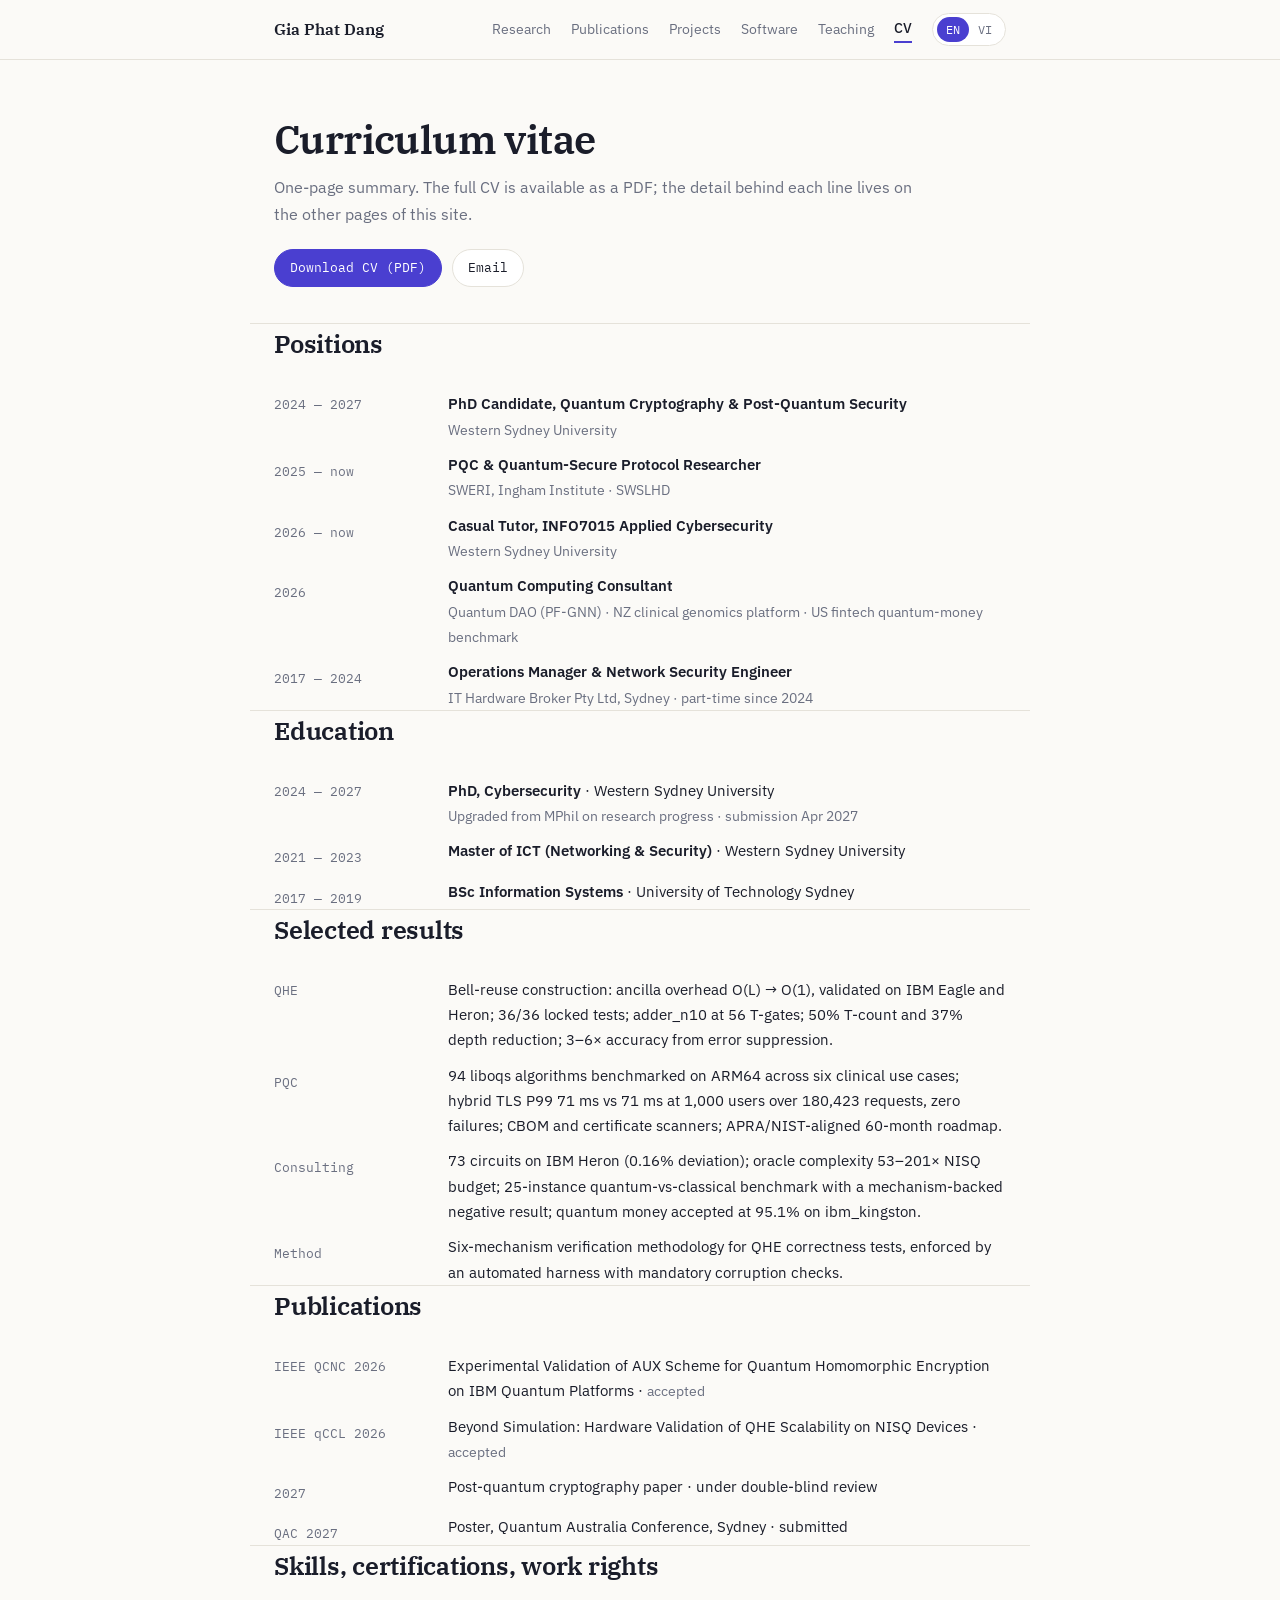
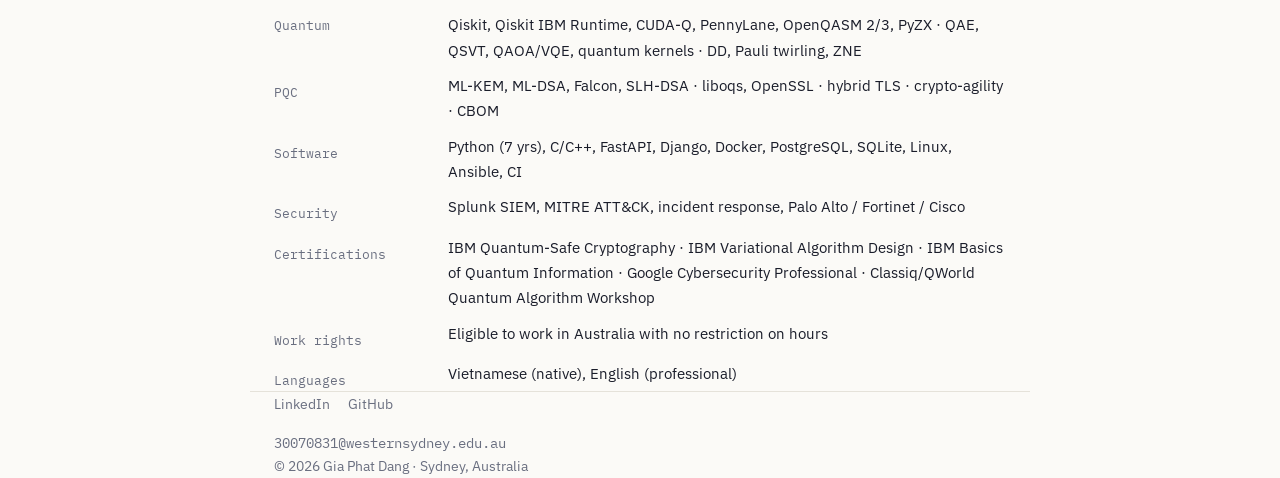
<file: cv.html>
<!DOCTYPE html>
<html lang="en">
<head>
<meta charset="UTF-8">
<meta name="viewport" content="width=device-width, initial-scale=1.0">
<title>CV — Gia Phat Dang</title>
<meta name="description" content="Curriculum vitae of Gia Phat Dang — PhD candidate in quantum cryptography and post-quantum security at Western Sydney University.">
<meta name="author" content="Gia Phat Dang">
<link rel="canonical" href="https://gia-dang-site.vercel.app/cv.html">
<link rel="icon" type="image/svg+xml" href="data:image/svg+xml,%3Csvg xmlns='http://www.w3.org/2000/svg' viewBox='0 0 64 64'%3E%3Crect width='64' height='64' rx='14' fill='%23FBFAF7'/%3E%3Ctext x='32' y='47' text-anchor='middle' font-family='Georgia,serif' font-size='46' font-weight='700' fill='%234A3FD0'%3EG%3C/text%3E%3C/svg%3E">
<meta name="theme-color" content="#4A3FD0">
<meta property="og:type" content="website">
<meta property="og:site_name" content="Gia Phat Dang">
<meta property="og:title" content="CV — Gia Phat Dang">
<meta property="og:description" content="Curriculum vitae of Gia Phat Dang — PhD candidate in quantum cryptography and post-quantum security at Western Sydney University.">
<meta property="og:url" content="https://gia-dang-site.vercel.app/cv.html">
<meta property="og:locale" content="en_AU">
<meta property="og:locale:alternate" content="vi_VN">
<meta name="twitter:card" content="summary">
<meta name="twitter:title" content="CV — Gia Phat Dang">
<meta name="twitter:description" content="Curriculum vitae of Gia Phat Dang — PhD candidate in quantum cryptography and post-quantum security at Western Sydney University.">
<link rel="preconnect" href="https://fonts.googleapis.com">
<link rel="preconnect" href="https://fonts.gstatic.com" crossorigin>
<link href="https://fonts.googleapis.com/css2?family=IBM+Plex+Serif:ital,wght@0,400;0,500;0,600;1,400&family=IBM+Plex+Sans:wght@400;500;600&family=IBM+Plex+Mono:wght@400;500&display=swap" rel="stylesheet">
<link rel="stylesheet" href="css/site.css">
<style>
  .cv-grid { display: grid; grid-template-columns: 150px 1fr; gap: 10px 24px; max-width: 48em; }
  .cv-grid dt { font-family: var(--mono); font-size: 0.8rem; color: var(--muted); padding-top: 3px; }
  .cv-grid dd { font-size: 0.96rem; }
  .cv-grid dd + dt { margin-top: 6px; }
  .cv-grid dd strong { font-weight: 600; }
  .cv-grid dd .sub { color: var(--muted); font-size: 0.9rem; }
  @media (max-width: 560px) { .cv-grid { grid-template-columns: 1fr; gap: 2px 0; } .cv-grid dd { margin-bottom: 10px; } }
</style>
</head>
<body data-lang="en">
<a class="skip" href="#main"><span class="en">Skip to content</span><span class="vi">Chuyển đến nội dung</span></a>

<nav class="site" aria-label="Main">
  <div class="nav-inner">
    <a class="nav-name" href="index.html">Gia Phat Dang</a>
    <a href="research.html"><span class="en">Research</span><span class="vi">Nghiên cứu</span></a>
    <a href="publications.html"><span class="en">Publications</span><span class="vi">Công bố</span></a>
    <a href="projects.html"><span class="en">Projects</span><span class="vi">Dự án</span></a>
    <a href="software.html"><span class="en">Software</span><span class="vi">Phần mềm</span></a>
    <a href="teaching.html"><span class="en">Teaching</span><span class="vi">Giảng dạy</span></a>
    <a href="cv.html">CV</a>
    <span class="lang" role="group" aria-label="Language"><button data-set="en" aria-pressed="true">EN</button><button data-set="vi" aria-pressed="false">VI</button></span>
  </div>
</nav>

<main id="main">

<header class="page-head wrap">
  <h1>Curriculum vitae</h1>
  <p class="en">One-page summary. The full CV is available as a PDF; the detail behind each line lives on the other pages of this site.</p>
  <p class="vi">Bản tóm tắt một trang. CV đầy đủ có ở dạng PDF; chi tiết đằng sau mỗi dòng nằm ở các trang khác của website.</p>
  <div class="hero-links" style="margin-top:22px">
    <a class="primary" href="files/Gia_Dang_CV.pdf" type="application/pdf"><span class="en">Download CV (PDF)</span><span class="vi">Tải CV (PDF)</span></a>
    <a href="mailto:30070831@westernsydney.edu.au">Email</a>
  </div>
</header>

<section class="wrap">
  <h2><span class="en">Positions</span><span class="vi">Vị trí công tác</span></h2>
  <dl class="cv-grid">
    <dt>2024 — 2027</dt><dd><strong><span class="en">PhD Candidate, Quantum Cryptography &amp; Post-Quantum Security</span><span class="vi">Nghiên cứu sinh Tiến sĩ, Mật mã lượng tử &amp; An toàn hậu lượng tử</span></strong><br><span class="sub">Western Sydney University</span></dd>
    <dt>2025 — <span class="en">now</span><span class="vi">nay</span></dt><dd><strong><span class="en">PQC &amp; Quantum-Secure Protocol Researcher</span><span class="vi">Nghiên cứu viên PQC &amp; giao thức an toàn lượng tử</span></strong><br><span class="sub">SWERI, Ingham Institute · SWSLHD</span></dd>
    <dt>2026 — <span class="en">now</span><span class="vi">nay</span></dt><dd><strong><span class="en">Casual Tutor, INFO7015 Applied Cybersecurity</span><span class="vi">Trợ giảng, INFO7015 Applied Cybersecurity</span></strong><br><span class="sub">Western Sydney University</span></dd>
    <dt>2026</dt><dd><strong><span class="en">Quantum Computing Consultant</span><span class="vi">Tư vấn tính toán lượng tử</span></strong><br><span class="sub"><span class="en">Quantum DAO (PF-GNN) · NZ clinical genomics platform · US fintech quantum-money benchmark</span><span class="vi">Quantum DAO (PF-GNN) · nền tảng gen lâm sàng NZ · kiểm định tiền lượng tử cho fintech Mỹ</span></span></dd>
    <dt>2017 — 2024</dt><dd><strong><span class="en">Operations Manager &amp; Network Security Engineer</span><span class="vi">Quản lý vận hành &amp; Kỹ sư an toàn mạng</span></strong><br><span class="sub">IT Hardware Broker Pty Ltd, Sydney · <span class="en">part-time since 2024</span><span class="vi">bán thời gian từ 2024</span></span></dd>
  </dl>
</section>

<section class="wrap">
  <h2><span class="en">Education</span><span class="vi">Học vấn</span></h2>
  <dl class="cv-grid">
    <dt>2024 — 2027</dt><dd><strong>PhD, Cybersecurity</strong> · Western Sydney University<br><span class="sub"><span class="en">Upgraded from MPhil on research progress · submission Apr 2027</span><span class="vi">Chuyển từ MPhil lên Tiến sĩ nhờ tiến độ nghiên cứu · nộp 04/2027</span></span></dd>
    <dt>2021 — 2023</dt><dd><strong>Master of ICT (Networking &amp; Security)</strong> · Western Sydney University</dd>
    <dt>2017 — 2019</dt><dd><strong>BSc Information Systems</strong> · University of Technology Sydney</dd>
  </dl>
</section>

<section class="wrap">
  <h2><span class="en">Selected results</span><span class="vi">Kết quả tiêu biểu</span></h2>
  <dl class="cv-grid">
    <dt>QHE</dt><dd><span class="en">Bell-reuse construction: ancilla overhead O(L) → O(1), validated on IBM Eagle and Heron; 36/36 locked tests; adder_n10 at 56 T-gates; 50% T-count and 37% depth reduction; 3–6× accuracy from error suppression.</span><span class="vi">Cấu trúc tái sử dụng Bell: chi phí ancilla O(L) → O(1), kiểm chứng trên IBM Eagle và Heron; 36/36 bài kiểm thử cố định; adder_n10 ở 56 cổng T; giảm 50% cổng T và 37% độ sâu; khử lỗi tăng độ chính xác 3–6 lần.</span></dd>
    <dt>PQC</dt><dd><span class="en">94 liboqs algorithms benchmarked on ARM64 across six clinical use cases; hybrid TLS P99 71 ms vs 71 ms at 1,000 users over 180,423 requests, zero failures; CBOM and certificate scanners; APRA/NIST-aligned 60-month roadmap.</span><span class="vi">Đo 94 thuật toán liboqs trên ARM64 cho sáu tình huống lâm sàng; TLS lai P99 71 ms so với 71 ms ở 1.000 người dùng trên 180.423 yêu cầu, không lỗi; bộ quét CBOM và chứng chỉ; lộ trình chuyển đổi 60 tháng theo APRA/NIST.</span></dd>
    <dt><span class="en">Consulting</span><span class="vi">Tư vấn</span></dt><dd><span class="en">73 circuits on IBM Heron (0.16% deviation); oracle complexity 53–201× NISQ budget; 25-instance quantum-vs-classical benchmark with a mechanism-backed negative result; quantum money accepted at 95.1% on ibm_kingston.</span><span class="vi">73 mạch trên IBM Heron (sai lệch 0,16%); độ phức tạp oracle 53–201 lần ngân sách NISQ; benchmark 25 bài toán lượng tử–cổ điển với kết quả phủ định có giải thích cơ chế; tiền lượng tử chấp nhận 95,1% trên ibm_kingston.</span></dd>
    <dt><span class="en">Method</span><span class="vi">Phương pháp</span></dt><dd><span class="en">Six-mechanism verification methodology for QHE correctness tests, enforced by an automated harness with mandatory corruption checks.</span><span class="vi">Phương pháp kiểm chứng sáu cơ chế cho các bài kiểm thử tính đúng của QHE, thực thi bằng bộ kiểm thử tự động có bước bắt buộc kiểm tra với khóa bị làm hỏng.</span></dd>
  </dl>
</section>

<section class="wrap">
  <h2><span class="en">Publications</span><span class="vi">Công bố</span></h2>
  <dl class="cv-grid">
    <dt>IEEE QCNC 2026</dt><dd>Experimental Validation of AUX Scheme for Quantum Homomorphic Encryption on IBM Quantum Platforms · <span class="sub"><span class="en">accepted</span><span class="vi">chấp nhận</span></span></dd>
    <dt>IEEE qCCL 2026</dt><dd>Beyond Simulation: Hardware Validation of QHE Scalability on NISQ Devices · <span class="sub"><span class="en">accepted</span><span class="vi">chấp nhận</span></span></dd>
    <dt>2027</dt><dd><span class="en">Post-quantum cryptography paper · under double-blind review</span><span class="vi">Bài báo mật mã hậu lượng tử · đang phản biện kín hai chiều</span></dd>
    <dt>QAC 2027</dt><dd><span class="en">Poster, Quantum Australia Conference, Sydney · submitted</span><span class="vi">Poster, Quantum Australia Conference, Sydney · đã nộp</span></dd>
  </dl>
</section>

<section class="wrap">
  <h2><span class="en">Skills, certifications, work rights</span><span class="vi">Kỹ năng, chứng chỉ, quyền làm việc</span></h2>
  <dl class="cv-grid">
    <dt><span class="en">Quantum</span><span class="vi">Lượng tử</span></dt><dd>Qiskit, Qiskit IBM Runtime, CUDA-Q, PennyLane, OpenQASM 2/3, PyZX · QAE, QSVT, QAOA/VQE, quantum kernels · DD, Pauli twirling, ZNE</dd>
    <dt>PQC</dt><dd>ML-KEM, ML-DSA, Falcon, SLH-DSA · liboqs, OpenSSL · hybrid TLS · crypto-agility · CBOM</dd>
    <dt><span class="en">Software</span><span class="vi">Phần mềm</span></dt><dd>Python (7 yrs), C/C++, FastAPI, Django, Docker, PostgreSQL, SQLite, Linux, Ansible, CI</dd>
    <dt><span class="en">Security</span><span class="vi">An toàn</span></dt><dd>Splunk SIEM, MITRE ATT&amp;CK, incident response, Palo Alto / Fortinet / Cisco</dd>
    <dt><span class="en">Certifications</span><span class="vi">Chứng chỉ</span></dt><dd>IBM Quantum-Safe Cryptography · IBM Variational Algorithm Design · IBM Basics of Quantum Information · Google Cybersecurity Professional · Classiq/QWorld Quantum Algorithm Workshop</dd>
    <dt><span class="en">Work rights</span><span class="vi">Quyền làm việc</span></dt><dd><span class="en">Eligible to work in Australia with no restriction on hours</span><span class="vi">Được phép làm việc tại Úc không giới hạn giờ</span></dd>
    <dt><span class="en">Languages</span><span class="vi">Ngôn ngữ</span></dt><dd><span class="en">Vietnamese (native), English (professional)</span><span class="vi">Tiếng Việt (bản ngữ), tiếng Anh (chuyên nghiệp)</span></dd>
  </dl>
</section>

</main>

<footer class="wrap">
  <div class="foot-links">
    <a href="https://www.linkedin.com/in/gia-phat-dang-303866193" rel="me">LinkedIn</a>
    <a href="https://github.com/GiaDang-GCT-TG-VN" rel="me">GitHub</a>
  </div>
  <p class="foot-email">30070831@westernsydney.edu.au</p>
  <p><span class="en">© 2026 Gia Phat Dang · Sydney, Australia</span><span class="vi">© 2026 Gia Phat Dang · Sydney, Úc</span></p>
</footer>

<script src="js/site.js"></script>
<script src="js/motion.js"></script>
</body>
</html>
</file>
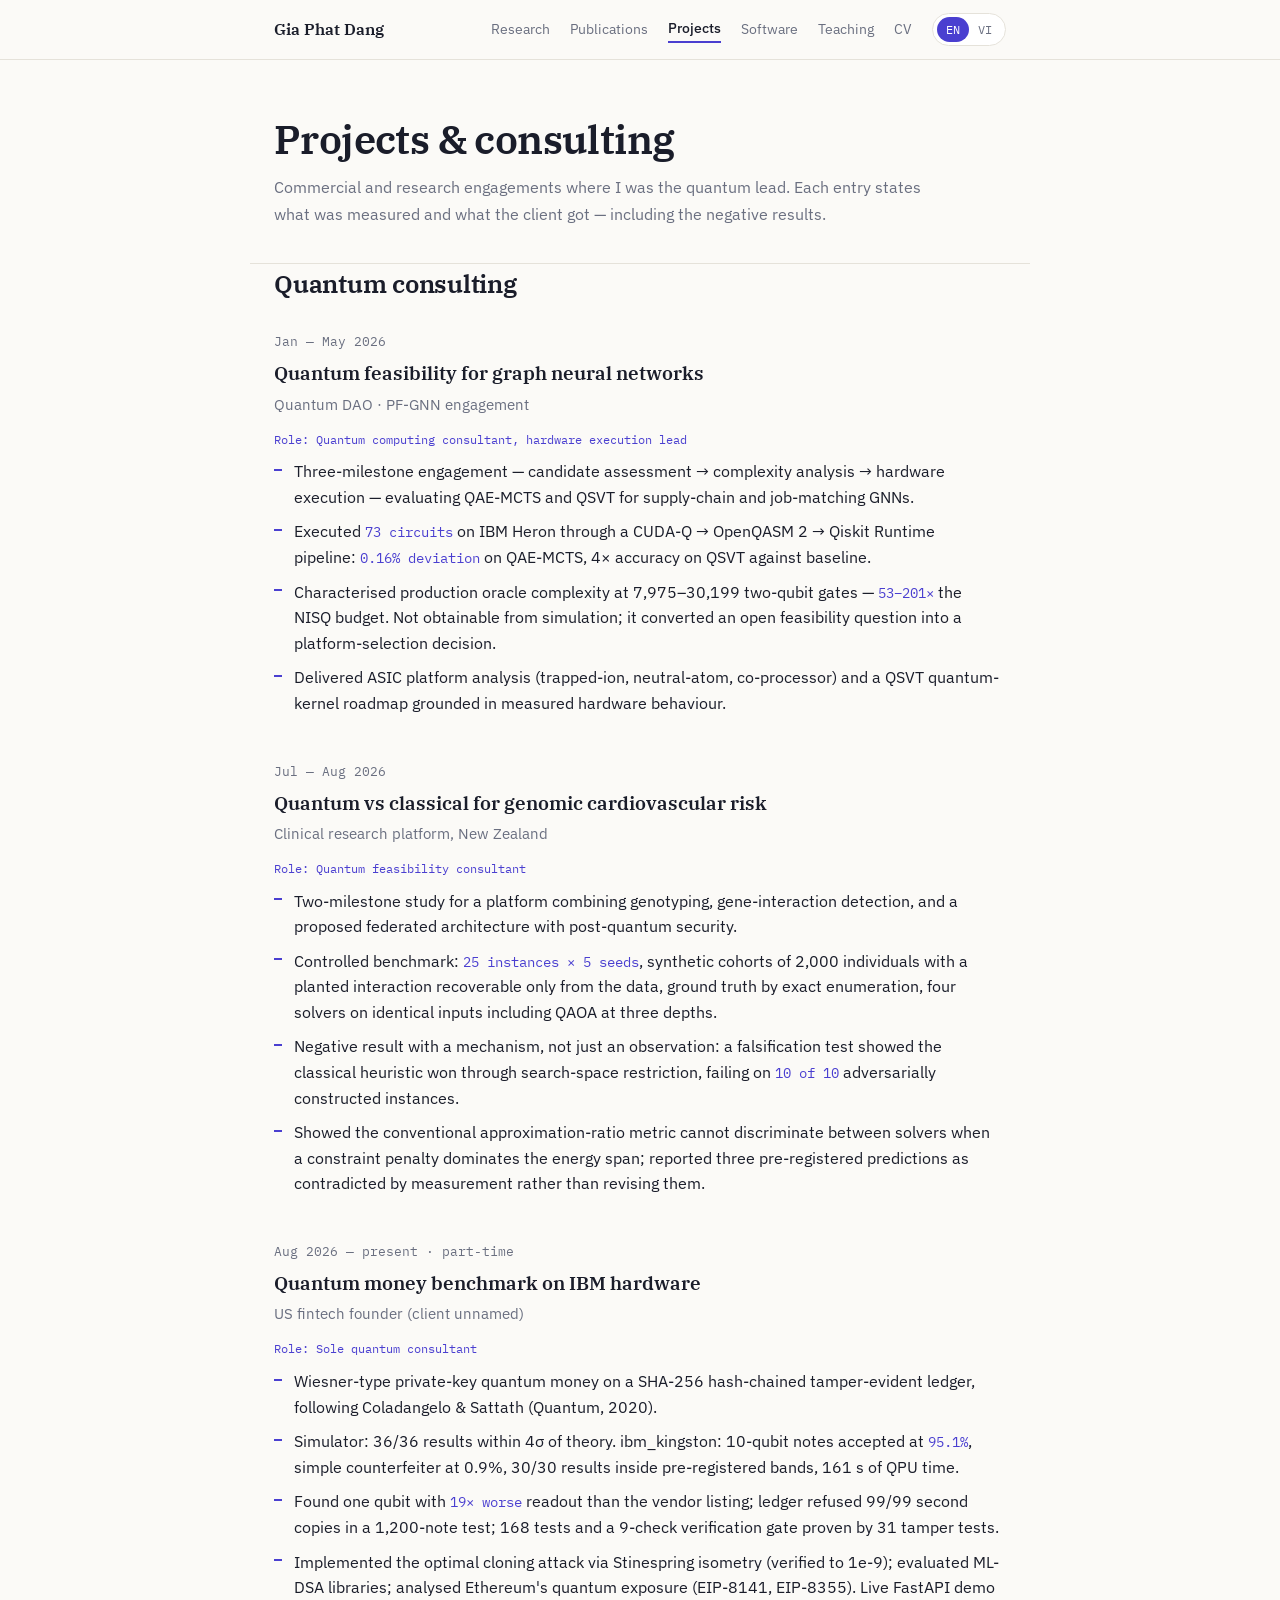
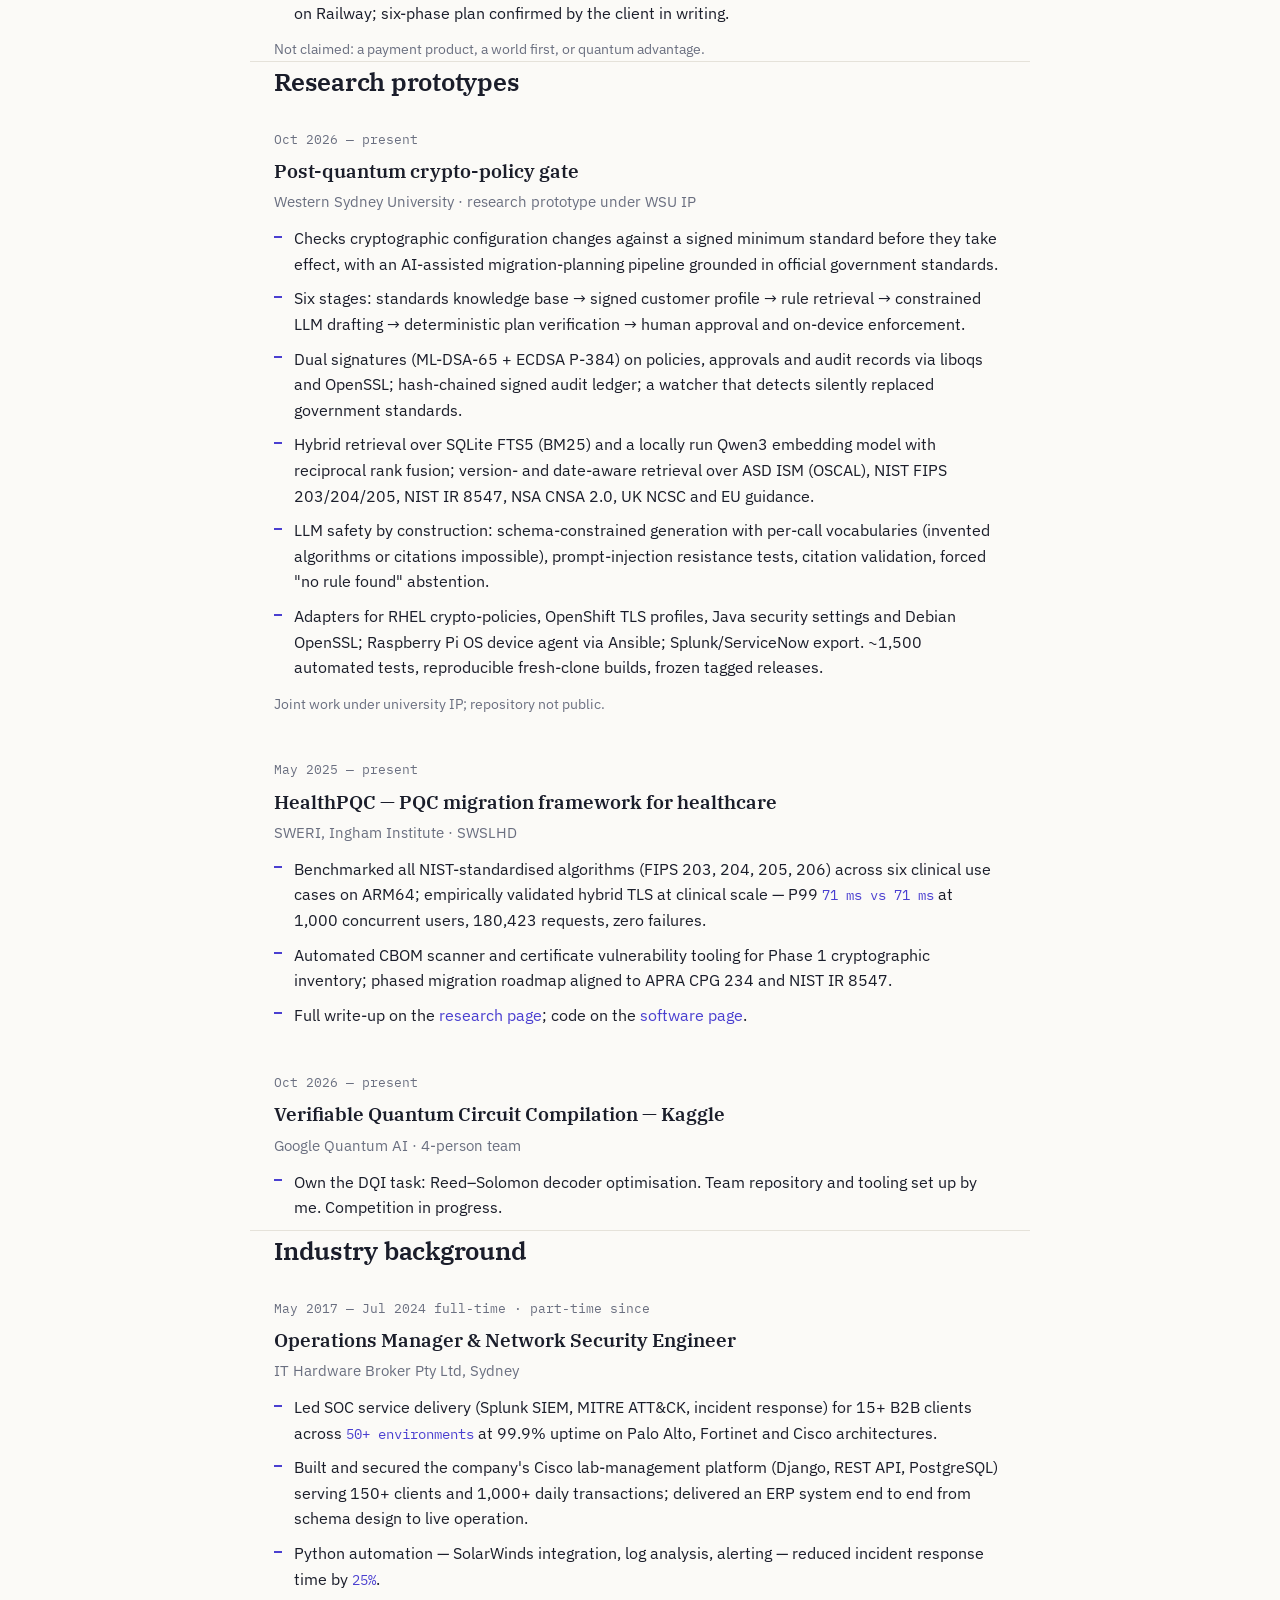
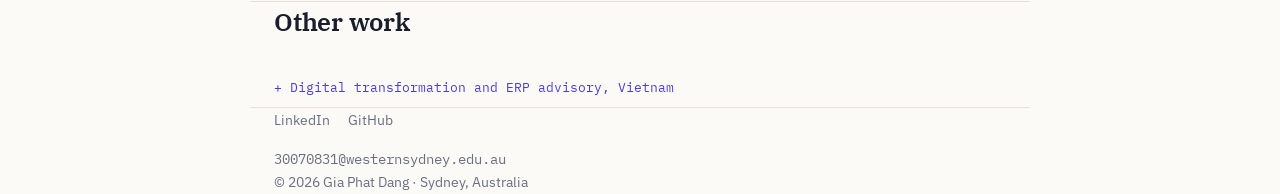
<file: projects.html>
<!DOCTYPE html>
<html lang="en">
<head>
<meta charset="UTF-8">
<meta name="viewport" content="width=device-width, initial-scale=1.0">
<title>Projects — Gia Phat Dang</title>
<meta name="description" content="Quantum consulting and research prototypes by Gia Phat Dang — what was measured and what each client got, including the negative results.">
<meta name="author" content="Gia Phat Dang">
<link rel="canonical" href="https://gia-dang-site.vercel.app/projects.html">
<link rel="icon" type="image/svg+xml" href="data:image/svg+xml,%3Csvg xmlns='http://www.w3.org/2000/svg' viewBox='0 0 64 64'%3E%3Crect width='64' height='64' rx='14' fill='%23FBFAF7'/%3E%3Ctext x='32' y='47' text-anchor='middle' font-family='Georgia,serif' font-size='46' font-weight='700' fill='%234A3FD0'%3EG%3C/text%3E%3C/svg%3E">
<meta name="theme-color" content="#4A3FD0">
<meta property="og:type" content="website">
<meta property="og:site_name" content="Gia Phat Dang">
<meta property="og:title" content="Projects — Gia Phat Dang">
<meta property="og:description" content="Quantum consulting and research prototypes by Gia Phat Dang — what was measured and what each client got, including the negative results.">
<meta property="og:url" content="https://gia-dang-site.vercel.app/projects.html">
<meta property="og:locale" content="en_AU">
<meta property="og:locale:alternate" content="vi_VN">
<meta name="twitter:card" content="summary">
<meta name="twitter:title" content="Projects — Gia Phat Dang">
<meta name="twitter:description" content="Quantum consulting and research prototypes by Gia Phat Dang — what was measured and what each client got, including the negative results.">
<link rel="preconnect" href="https://fonts.googleapis.com">
<link rel="preconnect" href="https://fonts.gstatic.com" crossorigin>
<link href="https://fonts.googleapis.com/css2?family=IBM+Plex+Serif:ital,wght@0,400;0,500;0,600;1,400&family=IBM+Plex+Sans:wght@400;500;600&family=IBM+Plex+Mono:wght@400;500&display=swap" rel="stylesheet">
<link rel="stylesheet" href="css/site.css">
</head>
<body data-lang="en">
<a class="skip" href="#main"><span class="en">Skip to content</span><span class="vi">Chuyển đến nội dung</span></a>

<nav class="site" aria-label="Main">
  <div class="nav-inner">
    <a class="nav-name" href="index.html">Gia Phat Dang</a>
    <a href="research.html"><span class="en">Research</span><span class="vi">Nghiên cứu</span></a>
    <a href="publications.html"><span class="en">Publications</span><span class="vi">Công bố</span></a>
    <a href="projects.html"><span class="en">Projects</span><span class="vi">Dự án</span></a>
    <a href="software.html"><span class="en">Software</span><span class="vi">Phần mềm</span></a>
    <a href="teaching.html"><span class="en">Teaching</span><span class="vi">Giảng dạy</span></a>
    <a href="cv.html">CV</a>
    <span class="lang" role="group" aria-label="Language"><button data-set="en" aria-pressed="true">EN</button><button data-set="vi" aria-pressed="false">VI</button></span>
  </div>
</nav>

<main id="main">

<header class="page-head wrap">
  <h1><span class="en">Projects &amp; consulting</span><span class="vi">Dự án &amp; tư vấn</span></h1>
  <p class="en">Commercial and research engagements where I was the quantum lead. Each entry states what was measured and what the client got — including the negative results.</p>
  <p class="vi">Các dự án thương mại và nghiên cứu mà tôi phụ trách mảng lượng tử. Mỗi mục nêu rõ đã đo những gì và khách hàng nhận được gì — kể cả các kết quả phủ định.</p>
</header>

<section class="wrap">
  <h2><span class="en">Quantum consulting</span><span class="vi">Tư vấn lượng tử</span></h2>

  <article class="entry">
    <p class="entry-dates">Jan — May 2026</p>
    <h3><span class="en">Quantum feasibility for graph neural networks</span><span class="vi">Đánh giá khả thi lượng tử cho mạng nơ-ron đồ thị</span></h3>
    <p class="org">Quantum DAO · PF-GNN engagement</p>
    <p class="role-line"><span class="en">Role: Quantum computing consultant, hardware execution lead</span><span class="vi">Vai trò: Tư vấn tính toán lượng tử, phụ trách thực thi phần cứng</span></p>
    <ul class="en">
      <li>Three-milestone engagement — candidate assessment → complexity analysis → hardware execution — evaluating QAE-MCTS and QSVT for supply-chain and job-matching GNNs.</li>
      <li>Executed <span class="metric">73 circuits</span> on IBM Heron through a CUDA-Q → OpenQASM 2 → Qiskit Runtime pipeline: <span class="metric">0.16% deviation</span> on QAE-MCTS, 4× accuracy on QSVT against baseline.</li>
      <li>Characterised production oracle complexity at 7,975–30,199 two-qubit gates — <span class="metric">53–201×</span> the NISQ budget. Not obtainable from simulation; it converted an open feasibility question into a platform-selection decision.</li>
      <li>Delivered ASIC platform analysis (trapped-ion, neutral-atom, co-processor) and a QSVT quantum-kernel roadmap grounded in measured hardware behaviour.</li>
    </ul>
    <ul class="vi">
      <li>Dự án ba cột mốc — sàng lọc phương án → phân tích độ phức tạp → thực thi trên phần cứng — đánh giá QAE-MCTS và QSVT cho các GNN về chuỗi cung ứng và ghép nối việc làm.</li>
      <li>Thực thi <span class="metric">73 mạch</span> trên IBM Heron qua pipeline CUDA-Q → OpenQASM 2 → Qiskit Runtime: <span class="metric">sai lệch 0,16%</span> trên QAE-MCTS, độ chính xác gấp 4 lần trên QSVT so với mô hình cơ sở.</li>
      <li>Xác định độ phức tạp của oracle ở quy mô sản xuất là 7.975–30.199 cổng hai qubit — gấp <span class="metric">53–201 lần</span> ngân sách NISQ. Con số này không thể có được từ mô phỏng; nó biến một câu hỏi khả thi còn bỏ ngỏ thành quyết định lựa chọn nền tảng.</li>
      <li>Bàn giao phân tích nền tảng ASIC (ion bẫy, nguyên tử trung hòa, bộ đồng xử lý) và lộ trình quantum kernel dựa trên QSVT, căn cứ vào hành vi phần cứng đo được.</li>
    </ul>
  </article>

  <article class="entry">
    <p class="entry-dates">Jul — Aug 2026</p>
    <h3><span class="en">Quantum vs classical for genomic cardiovascular risk</span><span class="vi">Lượng tử và cổ điển trong dự báo nguy cơ tim mạch di truyền</span></h3>
    <p class="org"><span class="en">Clinical research platform, New Zealand</span><span class="vi">Nền tảng nghiên cứu lâm sàng, New Zealand</span></p>
    <p class="role-line"><span class="en">Role: Quantum feasibility consultant</span><span class="vi">Vai trò: Tư vấn khả thi lượng tử</span></p>
    <ul class="en">
      <li>Two-milestone study for a platform combining genotyping, gene-interaction detection, and a proposed federated architecture with post-quantum security.</li>
      <li>Controlled benchmark: <span class="metric">25 instances × 5 seeds</span>, synthetic cohorts of 2,000 individuals with a planted interaction recoverable only from the data, ground truth by exact enumeration, four solvers on identical inputs including QAOA at three depths.</li>
      <li>Negative result with a mechanism, not just an observation: a falsification test showed the classical heuristic won through search-space restriction, failing on <span class="metric">10 of 10</span> adversarially constructed instances.</li>
      <li>Showed the conventional approximation-ratio metric cannot discriminate between solvers when a constraint penalty dominates the energy span; reported three pre-registered predictions as contradicted by measurement rather than revising them.</li>
    </ul>
    <ul class="vi">
      <li>Nghiên cứu hai cột mốc cho một nền tảng kết hợp định kiểu gen, phát hiện tương tác gen và một kiến trúc liên kết (federated) được đề xuất, có bảo mật hậu lượng tử.</li>
      <li>Benchmark có kiểm soát: <span class="metric">25 bài toán × 5 seed</span>, quần thể tổng hợp 2.000 cá thể với một tương tác cài sẵn chỉ có thể khôi phục từ dữ liệu, đáp án chuẩn tính bằng vét cạn, bốn bộ giải chạy trên cùng đầu vào, trong đó có QAOA ở ba độ sâu.</li>
      <li>Kết quả phủ định có giải thích cơ chế, không chỉ là quan sát: một phép kiểm định bác bỏ cho thấy heuristic cổ điển thắng nhờ thu hẹp không gian tìm kiếm, và thất bại ở <span class="metric">10/10</span> bài toán đối kháng được xây dựng có chủ đích.</li>
      <li>Chỉ ra rằng chỉ số tỉ lệ xấp xỉ thông thường không phân biệt được các bộ giải khi số hạng phạt ràng buộc chi phối khoảng năng lượng; báo cáo thẳng rằng ba dự đoán đã đăng ký trước bị kết quả đo bác bỏ, thay vì sửa lại dự đoán.</li>
    </ul>
  </article>

  <article class="entry">
    <p class="entry-dates"><span class="en">Aug 2026 — present · part-time</span><span class="vi">08/2026 — nay · bán thời gian</span></p>
    <h3><span class="en">Quantum money benchmark on IBM hardware</span><span class="vi">Kiểm định tiền lượng tử trên phần cứng IBM</span></h3>
    <p class="org"><span class="en">US fintech founder (client unnamed)</span><span class="vi">Nhà sáng lập fintech Mỹ (khách hàng không nêu tên)</span></p>
    <p class="role-line"><span class="en">Role: Sole quantum consultant</span><span class="vi">Vai trò: Tư vấn lượng tử duy nhất</span></p>
    <ul class="en">
      <li>Wiesner-type private-key quantum money on a SHA-256 hash-chained tamper-evident ledger, following Coladangelo &amp; Sattath (Quantum, 2020).</li>
      <li>Simulator: 36/36 results within 4σ of theory. ibm_kingston: 10-qubit notes accepted at <span class="metric">95.1%</span>, simple counterfeiter at 0.9%, 30/30 results inside pre-registered bands, 161 s of QPU time.</li>
      <li>Found one qubit with <span class="metric">19× worse</span> readout than the vendor listing; ledger refused 99/99 second copies in a 1,200-note test; 168 tests and a 9-check verification gate proven by 31 tamper tests.</li>
      <li>Implemented the optimal cloning attack via Stinespring isometry (verified to 1e-9); evaluated ML-DSA libraries; analysed Ethereum's quantum exposure (EIP-8141, EIP-8355). Live FastAPI demo on Railway; six-phase plan confirmed by the client in writing.</li>
    </ul>
    <ul class="vi">
      <li>Tiền lượng tử khóa riêng kiểu Wiesner trên sổ cái chuỗi băm SHA-256 có khả năng phát hiện giả mạo, theo Coladangelo &amp; Sattath (Quantum, 2020).</li>
      <li>Mô phỏng: 36/36 kết quả trong 4σ so với lý thuyết. ibm_kingston: tờ tiền 10 qubit được chấp nhận <span class="metric">95,1%</span>, kẻ làm giả đơn giản 0,9%, 30/30 kết quả nằm trong dải đăng ký trước, 161 s thời gian QPU.</li>
      <li>Phát hiện một qubit có lỗi đọc (readout) <span class="metric">tệ hơn 19 lần</span> so với thông số nhà cung cấp công bố; sổ cái từ chối 99/99 bản sao thứ hai trong thử nghiệm 1.200 tờ; 168 bài kiểm thử và cổng kiểm chứng 9 bước, được xác nhận bằng 31 bài thử giả mạo.</li>
      <li>Cài đặt tấn công sao chép tối ưu qua đẳng cự Stinespring (sai số kiểm chứng đến 1e-9); đánh giá thư viện ML-DSA; phân tích rủi ro lượng tử của Ethereum (EIP-8141, EIP-8355). Demo FastAPI chạy trên Railway; kế hoạch sáu giai đoạn được khách xác nhận bằng văn bản.</li>
    </ul>
    <p class="limits"><span class="en">Not claimed: a payment product, a world first, or quantum advantage.</span><span class="vi">Không khẳng định: đây là sản phẩm thanh toán, là lần đầu tiên trên thế giới, hay đạt lợi thế lượng tử.</span></p>
  </article>
</section>

<section class="wrap">
  <h2><span class="en">Research prototypes</span><span class="vi">Nguyên mẫu nghiên cứu</span></h2>

  <article class="entry">
    <p class="entry-dates"><span class="en">Oct 2026 — present</span><span class="vi">10/2026 — nay</span></p>
    <h3><span class="en">Post-quantum crypto-policy gate</span><span class="vi">Cổng chính sách mật mã hậu lượng tử</span></h3>
    <p class="org"><span class="en">Western Sydney University · research prototype under WSU IP</span><span class="vi">Đại học Western Sydney · nguyên mẫu nghiên cứu thuộc sở hữu trí tuệ WSU</span></p>
    <ul class="en">
      <li>Checks cryptographic configuration changes against a signed minimum standard before they take effect, with an AI-assisted migration-planning pipeline grounded in official government standards.</li>
      <li>Six stages: standards knowledge base → signed customer profile → rule retrieval → constrained LLM drafting → deterministic plan verification → human approval and on-device enforcement.</li>
      <li>Dual signatures (ML-DSA-65 + ECDSA P-384) on policies, approvals and audit records via liboqs and OpenSSL; hash-chained signed audit ledger; a watcher that detects silently replaced government standards.</li>
      <li>Hybrid retrieval over SQLite FTS5 (BM25) and a locally run Qwen3 embedding model with reciprocal rank fusion; version- and date-aware retrieval over ASD ISM (OSCAL), NIST FIPS 203/204/205, NIST IR 8547, NSA CNSA 2.0, UK NCSC and EU guidance.</li>
      <li>LLM safety by construction: schema-constrained generation with per-call vocabularies (invented algorithms or citations impossible), prompt-injection resistance tests, citation validation, forced "no rule found" abstention.</li>
      <li>Adapters for RHEL crypto-policies, OpenShift TLS profiles, Java security settings and Debian OpenSSL; Raspberry Pi OS device agent via Ansible; Splunk/ServiceNow export. ~1,500 automated tests, reproducible fresh-clone builds, frozen tagged releases.</li>
    </ul>
    <ul class="vi">
      <li>Kiểm tra các thay đổi cấu hình mật mã theo một chuẩn tối thiểu đã được ký trước khi chúng có hiệu lực, kèm pipeline lập kế hoạch chuyển đổi có AI hỗ trợ, dựa trên các chuẩn chính thức của chính phủ.</li>
      <li>Sáu giai đoạn: kho tri thức chuẩn → hồ sơ khách hàng đã ký → truy xuất quy tắc → LLM soạn thảo có ràng buộc → xác minh kế hoạch theo quy tắc tất định → con người phê duyệt và thực thi trên thiết bị.</li>
      <li>Ký đôi (ML-DSA-65 + ECDSA P-384) trên chính sách, phê duyệt và bản ghi kiểm toán qua liboqs và OpenSSL; sổ kiểm toán chuỗi băm có chữ ký; bộ giám sát phát hiện khi văn bản chuẩn của chính phủ bị thay thế âm thầm.</li>
      <li>Truy xuất lai trên SQLite FTS5 (BM25) và mô hình embedding Qwen3 chạy cục bộ, gộp kết quả bằng reciprocal rank fusion; truy xuất theo phiên bản và theo ngày trên ASD ISM (OSCAL), NIST FIPS 203/204/205, NIST IR 8547, NSA CNSA 2.0, UK NCSC và hướng dẫn EU.</li>
      <li>An toàn LLM ngay từ thiết kế: sinh nội dung ràng buộc theo schema với bộ từ vựng riêng cho từng lời gọi (không thể bịa ra thuật toán hay trích dẫn), kiểm thử khả năng chống prompt injection, xác thực trích dẫn, buộc trả lời "không tìm thấy quy tắc" khi không có căn cứ.</li>
      <li>Bộ chuyển đổi cho RHEL crypto-policies, hồ sơ TLS OpenShift, cài đặt bảo mật Java và Debian OpenSSL; agent trên Raspberry Pi OS triển khai qua Ansible; xuất dữ liệu sang Splunk/ServiceNow. Khoảng 1.500 bài kiểm thử tự động, build tái lập được từ bản clone mới, các bản phát hành được đóng băng và gắn tag.</li>
    </ul>
    <p class="limits"><span class="en">Joint work under university IP; repository not public.</span><span class="vi">Công trình chung thuộc sở hữu trí tuệ đại học; kho mã không công khai.</span></p>
  </article>

  <article class="entry">
    <p class="entry-dates"><span class="en">May 2025 — present</span><span class="vi">05/2025 — nay</span></p>
    <h3><span class="en">HealthPQC — PQC migration framework for healthcare</span><span class="vi">HealthPQC — khung chuyển đổi PQC cho y tế</span></h3>
    <p class="org">SWERI, Ingham Institute · SWSLHD</p>
    <ul class="en">
      <li>Benchmarked all NIST-standardised algorithms (FIPS 203, 204, 205, 206) across six clinical use cases on ARM64; empirically validated hybrid TLS at clinical scale — P99 <span class="metric">71 ms vs 71 ms</span> at 1,000 concurrent users, 180,423 requests, zero failures.</li>
      <li>Automated CBOM scanner and certificate vulnerability tooling for Phase 1 cryptographic inventory; phased migration roadmap aligned to APRA CPG 234 and NIST IR 8547.</li>
      <li>Full write-up on the <a href="research.html#pqc">research page</a>; code on the <a href="software.html">software page</a>.</li>
    </ul>
    <ul class="vi">
      <li>Đo hiệu năng toàn bộ các thuật toán đã được NIST chuẩn hóa (FIPS 203, 204, 205, 206) cho sáu tình huống lâm sàng trên ARM64; kiểm chứng thực nghiệm TLS lai ở quy mô lâm sàng — P99 <span class="metric">71 ms so với 71 ms</span> ở 1.000 người dùng đồng thời, 180.423 yêu cầu, không lỗi.</li>
      <li>Bộ quét CBOM tự động và công cụ rà soát lỗ hổng chứng chỉ phục vụ kiểm kê mật mã ở giai đoạn 1; lộ trình chuyển đổi theo từng giai đoạn đối chiếu APRA CPG 234 và NIST IR 8547.</li>
      <li>Mô tả đầy đủ ở <a href="research.html#pqc">trang nghiên cứu</a>; mã nguồn ở <a href="software.html">trang phần mềm</a>.</li>
    </ul>
  </article>

  <article class="entry">
    <p class="entry-dates"><span class="en">Oct 2026 — present</span><span class="vi">10/2026 — nay</span></p>
    <h3><span class="en">Verifiable Quantum Circuit Compilation — Kaggle</span><span class="vi">Verifiable Quantum Circuit Compilation — Kaggle</span></h3>
    <p class="org">Google Quantum AI · <span class="en">4-person team</span><span class="vi">đội 4 người</span></p>
    <ul class="en">
      <li>Own the DQI task: Reed–Solomon decoder optimisation. Team repository and tooling set up by me. Competition in progress.</li>
    </ul>
    <ul class="vi">
      <li>Phụ trách bài toán DQI: tối ưu bộ giải mã Reed–Solomon. Tôi thiết lập kho mã và công cụ cho cả đội. Cuộc thi đang diễn ra.</li>
    </ul>
  </article>
</section>

<section class="wrap">
  <h2><span class="en">Industry background</span><span class="vi">Kinh nghiệm trong ngành</span></h2>
  <article class="entry">
    <p class="entry-dates"><span class="en">May 2017 — Jul 2024 full-time · part-time since</span><span class="vi">05/2017 — 07/2024 toàn thời gian · bán thời gian từ đó</span></p>
    <h3><span class="en">Operations Manager &amp; Network Security Engineer</span><span class="vi">Quản lý vận hành &amp; Kỹ sư an toàn mạng</span></h3>
    <p class="org">IT Hardware Broker Pty Ltd, Sydney</p>
    <ul class="en">
      <li>Led SOC service delivery (Splunk SIEM, MITRE ATT&amp;CK, incident response) for 15+ B2B clients across <span class="metric">50+ environments</span> at 99.9% uptime on Palo Alto, Fortinet and Cisco architectures.</li>
      <li>Built and secured the company's Cisco lab-management platform (Django, REST API, PostgreSQL) serving 150+ clients and 1,000+ daily transactions; delivered an ERP system end to end from schema design to live operation.</li>
      <li>Python automation — SolarWinds integration, log analysis, alerting — reduced incident response time by <span class="metric">25%</span>.</li>
    </ul>
    <ul class="vi">
      <li>Phụ trách vận hành dịch vụ SOC (Splunk SIEM, MITRE ATT&amp;CK, ứng cứu sự cố) cho hơn 15 khách hàng B2B trên <span class="metric">hơn 50 môi trường</span> với 99,9% thời gian hoạt động trên kiến trúc Palo Alto, Fortinet và Cisco.</li>
      <li>Xây dựng và bảo mật nền tảng quản lý lab Cisco của công ty (Django, REST API, PostgreSQL) phục vụ hơn 150 khách hàng và hơn 1.000 giao dịch/ngày; triển khai trọn vẹn một hệ thống ERP, từ thiết kế cơ sở dữ liệu đến vận hành thực tế.</li>
      <li>Tự động hóa Python — tích hợp SolarWinds, phân tích log, cảnh báo — giảm 25% thời gian ứng cứu sự cố.</li>
    </ul>
  </article>
</section>

<section class="wrap">
  <h2><span class="en">Other work</span><span class="vi">Công việc khác</span></h2>
  <details>
    <summary><span class="en">Digital transformation and ERP advisory, Vietnam</span><span class="vi">Tư vấn chuyển đổi số và ERP, Việt Nam</span></summary>
    <div class="entry" style="margin-top:12px">
      <ul class="en">
        <li><strong>Commune-level digital transformation advisory</strong> — structured intake of ~50 government directives on digital transformation (decisions, plans, circulars) into a three-tier summary and register system for a commune administration.</li>
        <li><strong>Construction-materials ERP and e-commerce</strong> — designed and built an inventory, quoting, receivables and CMS platform for a building-materials business (FastAPI, SQLAlchemy, Tailwind/Alpine.js, Railway).</li>
      </ul>
      <ul class="vi">
        <li><strong>Tư vấn chuyển đổi số cấp xã</strong> — xử lý có hệ thống ~50 văn bản nhà nước về chuyển đổi số (quyết định, kế hoạch, công văn) thành hệ thống phiếu tóm tắt và sổ tổng hợp ba tầng cho một UBND xã.</li>
        <li><strong>ERP và thương mại điện tử vật liệu xây dựng</strong> — thiết kế và xây dựng nền tảng kho, báo giá, công nợ và CMS cho một doanh nghiệp vật liệu xây dựng (FastAPI, SQLAlchemy, Tailwind/Alpine.js, Railway).</li>
      </ul>
    </div>
  </details>
</section>

</main>

<footer class="wrap">
  <div class="foot-links">
    <a href="https://www.linkedin.com/in/gia-phat-dang-303866193" rel="me">LinkedIn</a>
    <a href="https://github.com/GiaDang-GCT-TG-VN" rel="me">GitHub</a>
  </div>
  <p class="foot-email">30070831@westernsydney.edu.au</p>
  <p><span class="en">© 2026 Gia Phat Dang · Sydney, Australia</span><span class="vi">© 2026 Gia Phat Dang · Sydney, Úc</span></p>
</footer>

<script src="js/site.js"></script>
<script src="js/motion.js"></script>
</body>
</html>
</file>
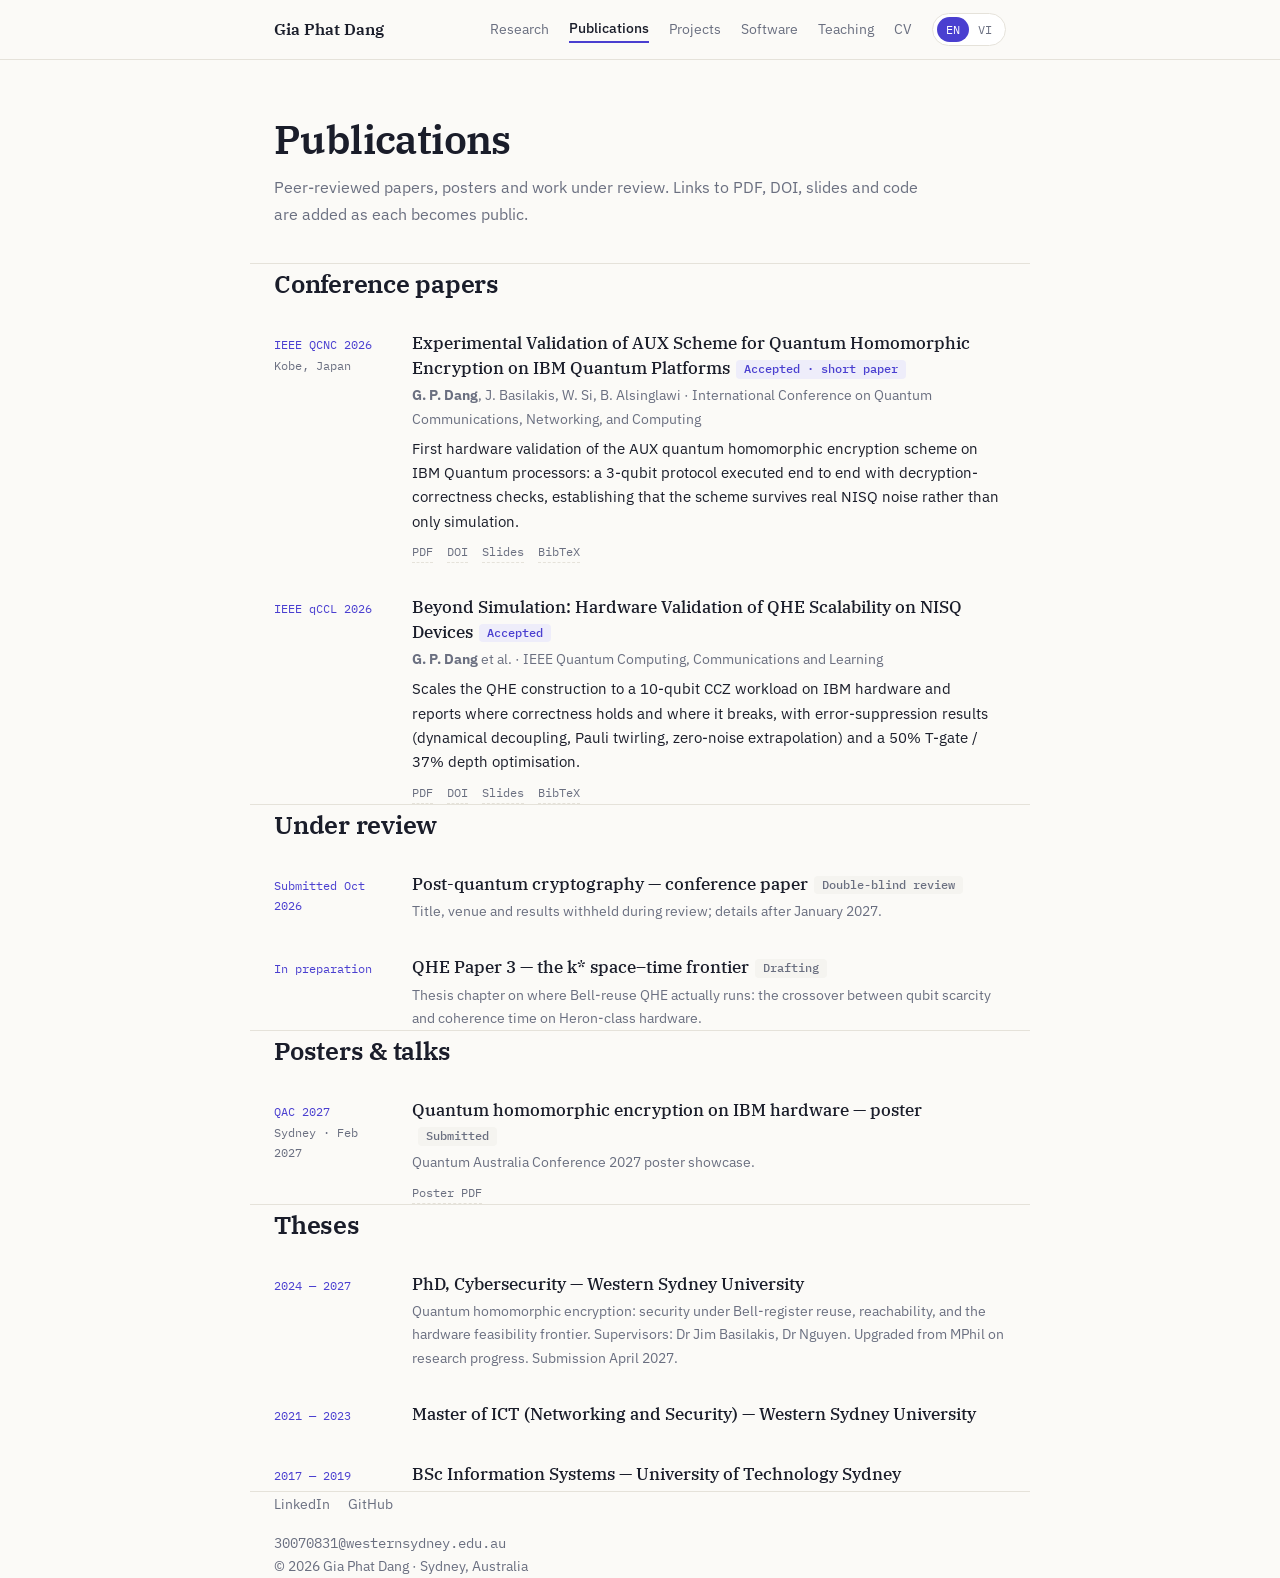
<file: publications.html>
<!DOCTYPE html>
<html lang="en">
<head>
<meta charset="UTF-8">
<meta name="viewport" content="width=device-width, initial-scale=1.0">
<title>Publications — Gia Phat Dang</title>
<meta name="description" content="Publications by Gia Phat Dang — peer-reviewed papers, posters and work under review in quantum homomorphic encryption and post-quantum cryptography.">
<meta name="author" content="Gia Phat Dang">
<link rel="canonical" href="https://gia-dang-site.vercel.app/publications.html">
<link rel="icon" type="image/svg+xml" href="data:image/svg+xml,%3Csvg xmlns='http://www.w3.org/2000/svg' viewBox='0 0 64 64'%3E%3Crect width='64' height='64' rx='14' fill='%23FBFAF7'/%3E%3Ctext x='32' y='47' text-anchor='middle' font-family='Georgia,serif' font-size='46' font-weight='700' fill='%234A3FD0'%3EG%3C/text%3E%3C/svg%3E">
<meta name="theme-color" content="#4A3FD0">
<meta property="og:type" content="website">
<meta property="og:site_name" content="Gia Phat Dang">
<meta property="og:title" content="Publications — Gia Phat Dang">
<meta property="og:description" content="Publications by Gia Phat Dang — peer-reviewed papers, posters and work under review in quantum homomorphic encryption and post-quantum cryptography.">
<meta property="og:url" content="https://gia-dang-site.vercel.app/publications.html">
<meta property="og:locale" content="en_AU">
<meta property="og:locale:alternate" content="vi_VN">
<meta name="twitter:card" content="summary">
<meta name="twitter:title" content="Publications — Gia Phat Dang">
<meta name="twitter:description" content="Publications by Gia Phat Dang — peer-reviewed papers, posters and work under review in quantum homomorphic encryption and post-quantum cryptography.">
<link rel="preconnect" href="https://fonts.googleapis.com">
<link rel="preconnect" href="https://fonts.gstatic.com" crossorigin>
<link href="https://fonts.googleapis.com/css2?family=IBM+Plex+Serif:ital,wght@0,400;0,500;0,600;1,400&family=IBM+Plex+Sans:wght@400;500;600&family=IBM+Plex+Mono:wght@400;500&display=swap" rel="stylesheet">
<link rel="stylesheet" href="css/site.css">
</head>
<body data-lang="en">
<a class="skip" href="#main"><span class="en">Skip to content</span><span class="vi">Chuyển đến nội dung</span></a>

<nav class="site" aria-label="Main">
  <div class="nav-inner">
    <a class="nav-name" href="index.html">Gia Phat Dang</a>
    <a href="research.html"><span class="en">Research</span><span class="vi">Nghiên cứu</span></a>
    <a href="publications.html"><span class="en">Publications</span><span class="vi">Công bố</span></a>
    <a href="projects.html"><span class="en">Projects</span><span class="vi">Dự án</span></a>
    <a href="software.html"><span class="en">Software</span><span class="vi">Phần mềm</span></a>
    <a href="teaching.html"><span class="en">Teaching</span><span class="vi">Giảng dạy</span></a>
    <a href="cv.html">CV</a>
    <span class="lang" role="group" aria-label="Language"><button data-set="en" aria-pressed="true">EN</button><button data-set="vi" aria-pressed="false">VI</button></span>
  </div>
</nav>

<main id="main">

<header class="page-head wrap">
  <h1><span class="en">Publications</span><span class="vi">Công bố</span></h1>
  <p class="en">Peer-reviewed papers, posters and work under review. Links to PDF, DOI, slides and code are added as each becomes public.</p>
  <p class="vi">Bài báo đã qua bình duyệt, poster và các công trình đang được phản biện. Liên kết PDF, DOI, slide và mã nguồn sẽ được bổ sung khi từng mục được công khai.</p>
</header>

<section class="wrap">
  <h2><span class="en">Conference papers</span><span class="vi">Bài báo hội nghị</span></h2>

  <article class="pub">
    <p class="pub-venue">IEEE QCNC 2026<br><span style="color:var(--muted)">Kobe, Japan</span></p>
    <div>
      <h3>Experimental Validation of AUX Scheme for Quantum Homomorphic Encryption on IBM Quantum Platforms<span class="pub-status"><span class="en">Accepted · short paper</span><span class="vi">Chấp nhận · bài ngắn</span></span></h3>
      <p class="pub-meta"><strong>G. P. Dang</strong>, J. Basilakis, W. Si, B. Alsinglawi · <span class="en">International Conference on Quantum Communications, Networking, and Computing</span><span class="vi">Hội nghị quốc tế về Truyền thông, Mạng và Tính toán lượng tử</span></p>
      <p class="pub-summary en">First hardware validation of the AUX quantum homomorphic encryption scheme on IBM Quantum processors: a 3-qubit protocol executed end to end with decryption-correctness checks, establishing that the scheme survives real NISQ noise rather than only simulation.</p>
      <p class="pub-summary vi">Kiểm chứng phần cứng đầu tiên của lược đồ mã hóa đồng cấu lượng tử AUX trên bộ xử lý IBM Quantum: giao thức 3 qubit chạy trọn vẹn với kiểm tra tính đúng giải mã, cho thấy lược đồ vẫn trụ được trước nhiễu NISQ thực tế chứ không chỉ trên mô phỏng.</p>
      <div class="linkrow"><a class="todo" href="#">PDF</a><a class="todo" href="#">DOI</a><a class="todo" href="#">Slides</a><a class="todo" href="#">BibTeX</a></div>
    </div>
  </article>

  <article class="pub">
    <p class="pub-venue">IEEE qCCL 2026</p>
    <div>
      <h3>Beyond Simulation: Hardware Validation of QHE Scalability on NISQ Devices<span class="pub-status"><span class="en">Accepted</span><span class="vi">Chấp nhận</span></span></h3>
      <p class="pub-meta"><strong>G. P. Dang</strong> et al. · <span class="en">IEEE Quantum Computing, Communications and Learning</span><span class="vi">IEEE Quantum Computing, Communications and Learning</span></p>
      <p class="pub-summary en">Scales the QHE construction to a 10-qubit CCZ workload on IBM hardware and reports where correctness holds and where it breaks, with error-suppression results (dynamical decoupling, Pauli twirling, zero-noise extrapolation) and a 50% T-gate / 37% depth optimisation.</p>
      <p class="pub-summary vi">Mở rộng cấu trúc QHE lên bài toán CCZ 10 qubit trên phần cứng IBM, chỉ ra tính đúng còn giữ được đến đâu và bắt đầu đổ vỡ ở đâu, kèm kết quả khử lỗi (dynamical decoupling, Pauli twirling, zero-noise extrapolation) và tối ưu 50% cổng T / 37% độ sâu.</p>
      <div class="linkrow"><a class="todo" href="#">PDF</a><a class="todo" href="#">DOI</a><a class="todo" href="#">Slides</a><a class="todo" href="#">BibTeX</a></div>
    </div>
  </article>
</section>

<section class="wrap">
  <h2><span class="en">Under review</span><span class="vi">Đang phản biện</span></h2>
  <article class="pub">
    <p class="pub-venue"><span class="en">Submitted Oct 2026</span><span class="vi">Nộp 10/2026</span></p>
    <div>
      <h3><span class="en">Post-quantum cryptography — conference paper</span><span class="vi">Mật mã hậu lượng tử — bài báo hội nghị</span><span class="pub-status pending"><span class="en">Double-blind review</span><span class="vi">Phản biện kín hai chiều</span></span></h3>
      <p class="pub-meta"><span class="en">Title, venue and results withheld during review; details after January 2027.</span><span class="vi">Tiêu đề, hội nghị và kết quả được giữ kín trong thời gian phản biện; chi tiết sẽ công bố sau tháng 1/2027.</span></p>
    </div>
  </article>
  <article class="pub">
    <p class="pub-venue"><span class="en">In preparation</span><span class="vi">Đang chuẩn bị</span></p>
    <div>
      <h3><span class="en">QHE Paper 3 — the k* space–time frontier</span><span class="vi">Bài QHE số 3 — biên không–thời gian k*</span><span class="pub-status pending"><span class="en">Drafting</span><span class="vi">Đang viết</span></span></h3>
      <p class="pub-meta"><span class="en">Thesis chapter on where Bell-reuse QHE actually runs: the crossover between qubit scarcity and coherence time on Heron-class hardware.</span><span class="vi">Chương luận án về nơi QHE tái sử dụng Bell thực sự chạy được: điểm giao giữa khan hiếm qubit và thời gian kết hợp trên phần cứng lớp Heron.</span></p>
    </div>
  </article>
</section>

<section class="wrap">
  <h2><span class="en">Posters &amp; talks</span><span class="vi">Poster &amp; báo cáo</span></h2>
  <article class="pub">
    <p class="pub-venue">QAC 2027<br><span style="color:var(--muted)">Sydney · Feb 2027</span></p>
    <div>
      <h3><span class="en">Quantum homomorphic encryption on IBM hardware — poster</span><span class="vi">Mã hóa đồng cấu lượng tử trên phần cứng IBM — poster</span><span class="pub-status pending"><span class="en">Submitted</span><span class="vi">Đã nộp</span></span></h3>
      <p class="pub-meta"><span class="en">Quantum Australia Conference 2027 poster showcase.</span><span class="vi">Trưng bày poster tại Quantum Australia Conference 2027.</span></p>
      <div class="linkrow"><a class="todo" href="#">Poster PDF</a></div>
    </div>
  </article>
</section>

<section class="wrap">
  <h2><span class="en">Theses</span><span class="vi">Luận án / luận văn</span></h2>
  <article class="pub">
    <p class="pub-venue">2024 — 2027</p>
    <div>
      <h3><span class="en">PhD, Cybersecurity — Western Sydney University</span><span class="vi">Tiến sĩ An toàn thông tin — Đại học Western Sydney</span></h3>
      <p class="pub-meta"><span class="en">Quantum homomorphic encryption: security under Bell-register reuse, reachability, and the hardware feasibility frontier. Supervisors: Dr Jim Basilakis, Dr Nguyen. Upgraded from MPhil on research progress. Submission April 2027.</span><span class="vi">Mã hóa đồng cấu lượng tử: an toàn khi tái sử dụng thanh ghi Bell, khả năng đạt tới, và biên khả thi phần cứng. Hướng dẫn: TS Jim Basilakis, TS Nguyen. Chuyển từ MPhil lên Tiến sĩ nhờ tiến độ nghiên cứu. Nộp tháng 4/2027.</span></p>
    </div>
  </article>
  <article class="pub">
    <p class="pub-venue">2021 — 2023</p>
    <div>
      <h3><span class="en">Master of ICT (Networking and Security) — Western Sydney University</span><span class="vi">Thạc sĩ CNTT-TT (Mạng và An toàn) — Đại học Western Sydney</span></h3>
    </div>
  </article>
  <article class="pub">
    <p class="pub-venue">2017 — 2019</p>
    <div>
      <h3><span class="en">BSc Information Systems — University of Technology Sydney</span><span class="vi">Cử nhân Hệ thống thông tin — Đại học Công nghệ Sydney</span></h3>
    </div>
  </article>
</section>

</main>

<footer class="wrap">
  <div class="foot-links">
    <a href="https://www.linkedin.com/in/gia-phat-dang-303866193" rel="me">LinkedIn</a>
    <a href="https://github.com/GiaDang-GCT-TG-VN" rel="me">GitHub</a>
  </div>
  <p class="foot-email">30070831@westernsydney.edu.au</p>
  <p><span class="en">© 2026 Gia Phat Dang · Sydney, Australia</span><span class="vi">© 2026 Gia Phat Dang · Sydney, Úc</span></p>
</footer>

<script src="js/site.js"></script>
<script src="js/motion.js"></script>
</body>
</html>
</file>
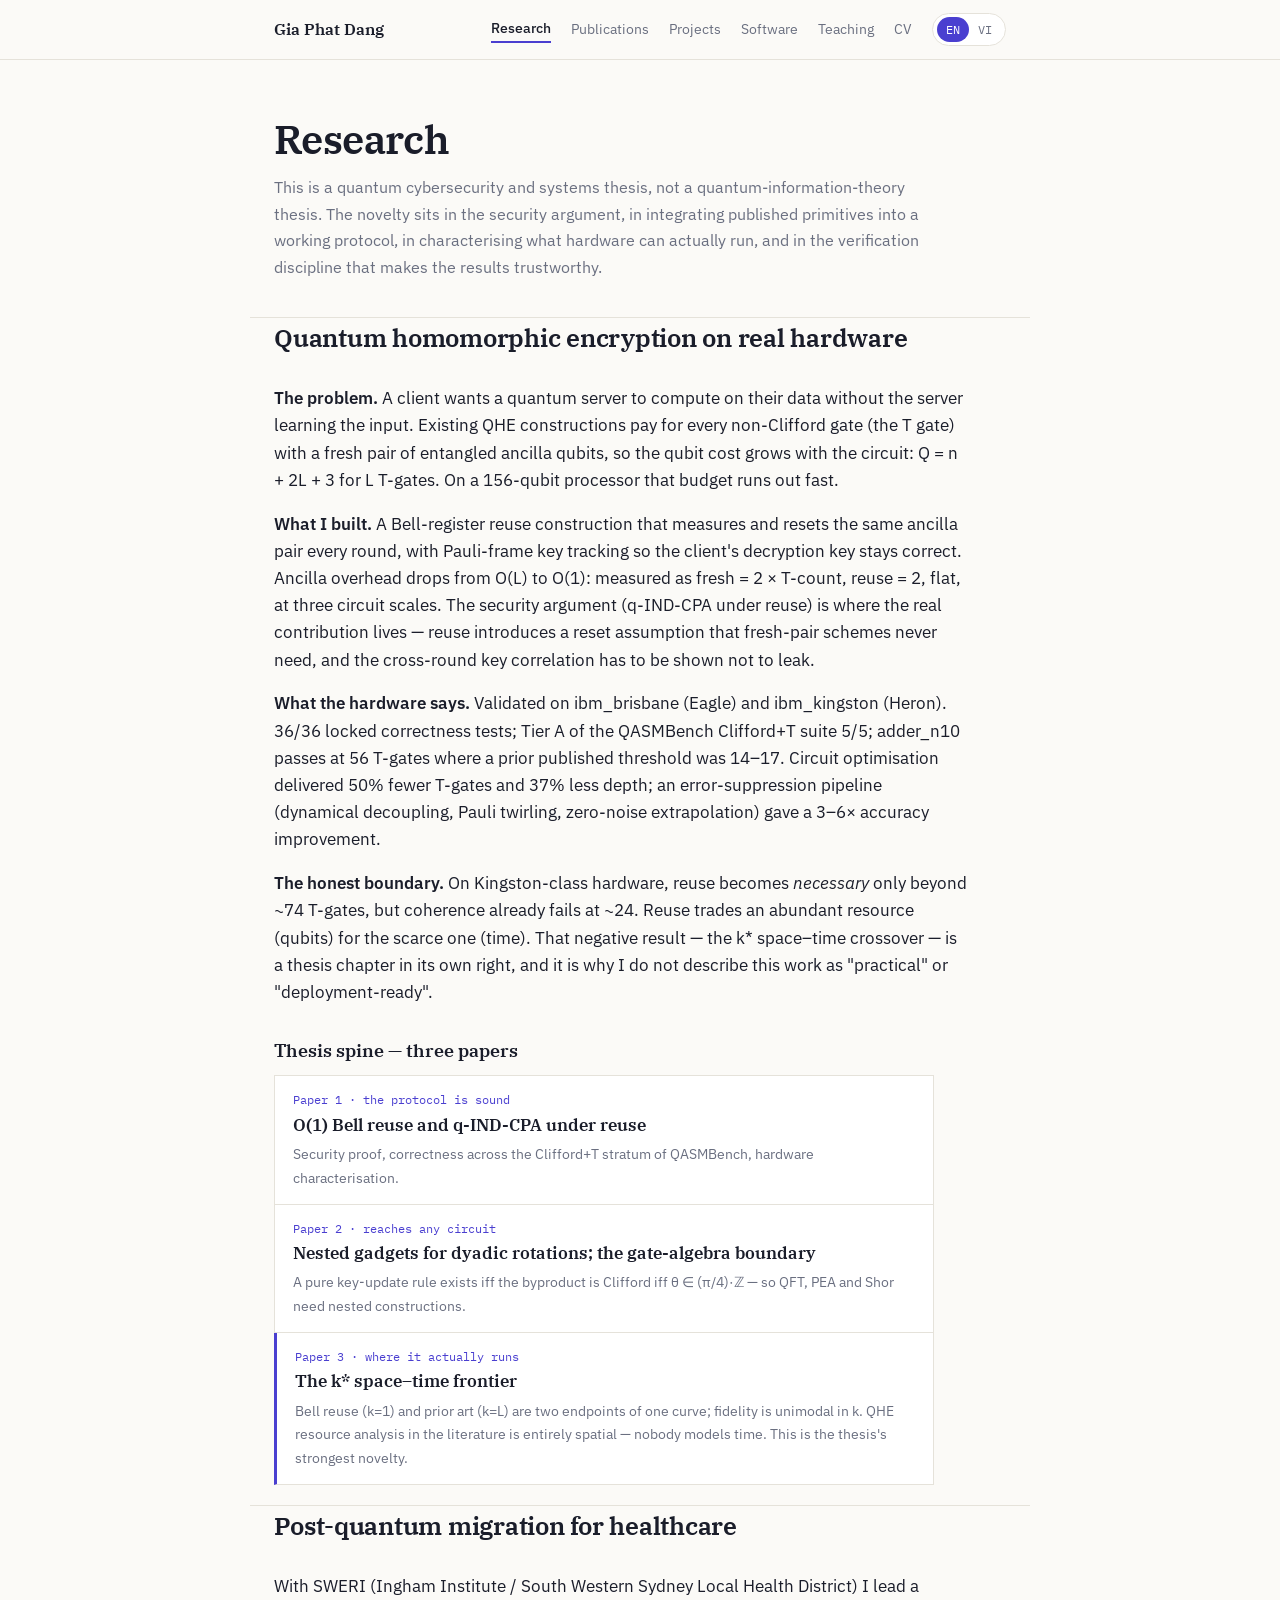
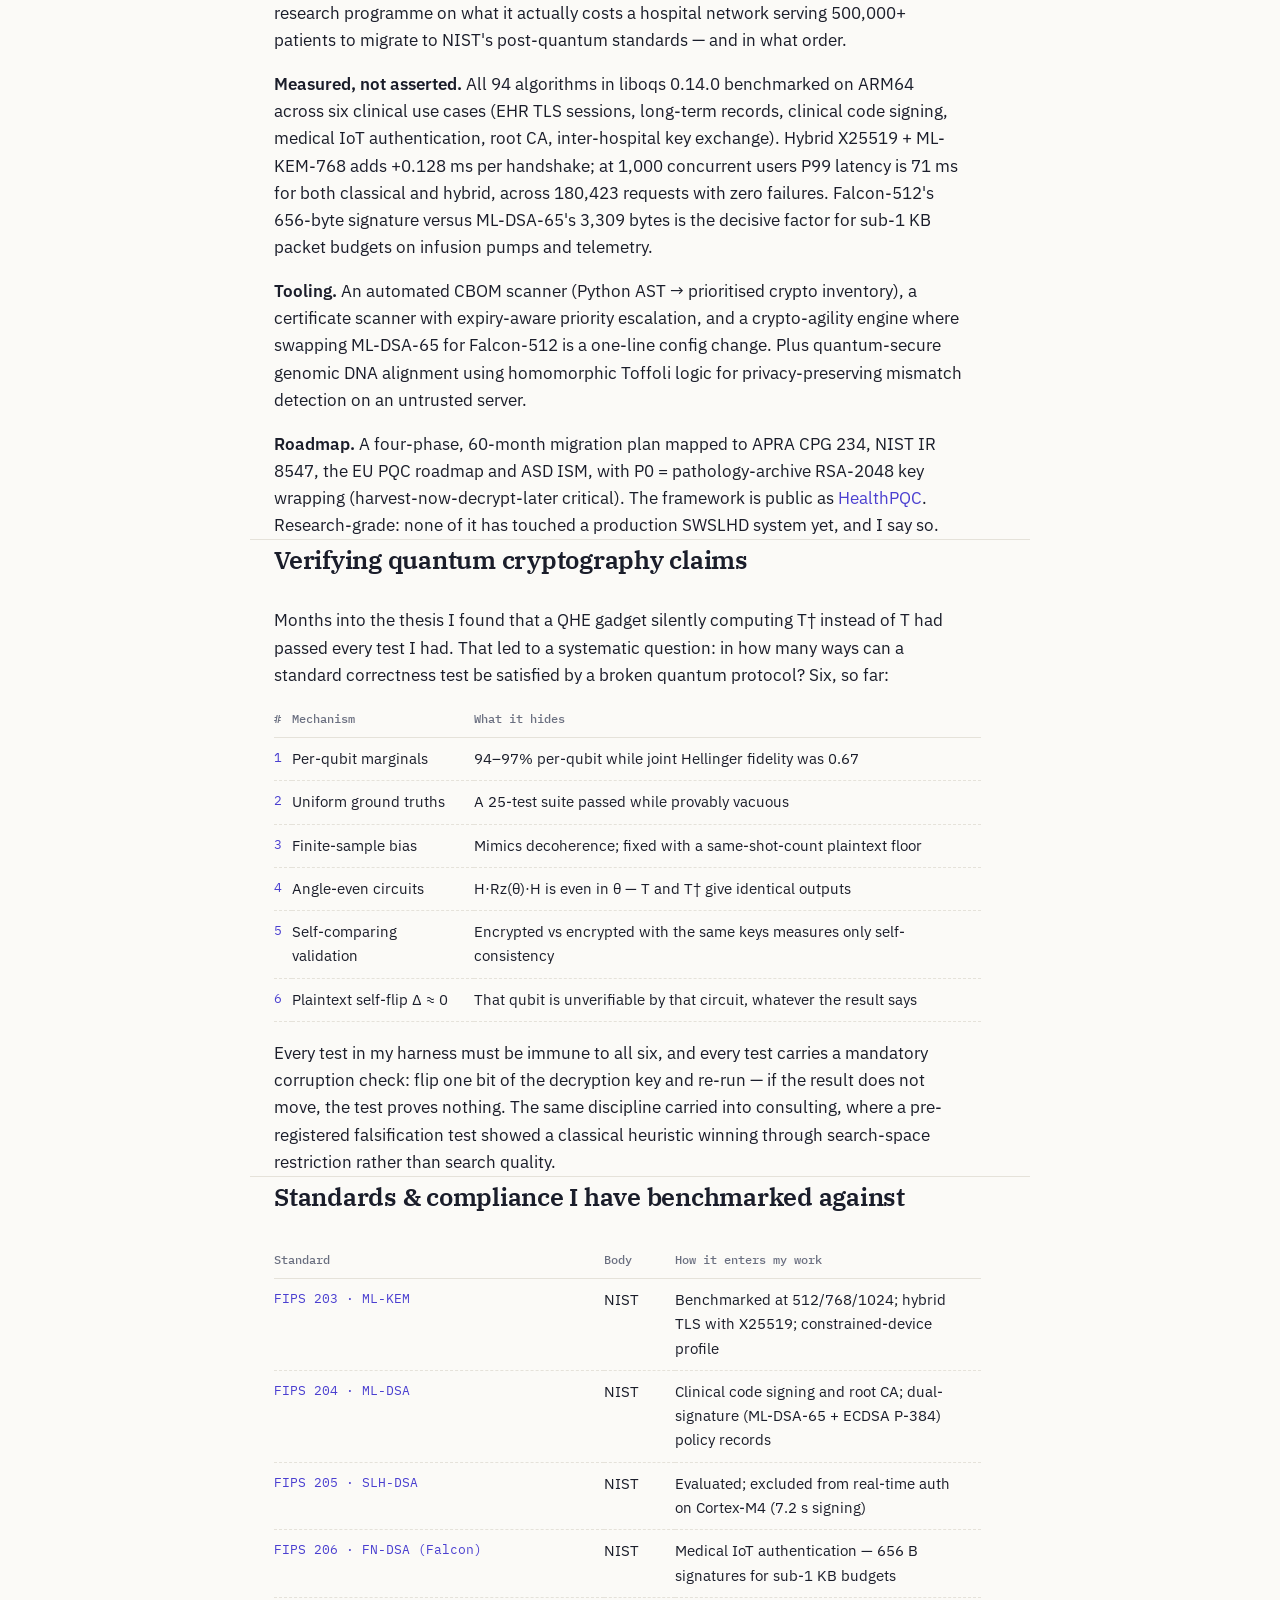
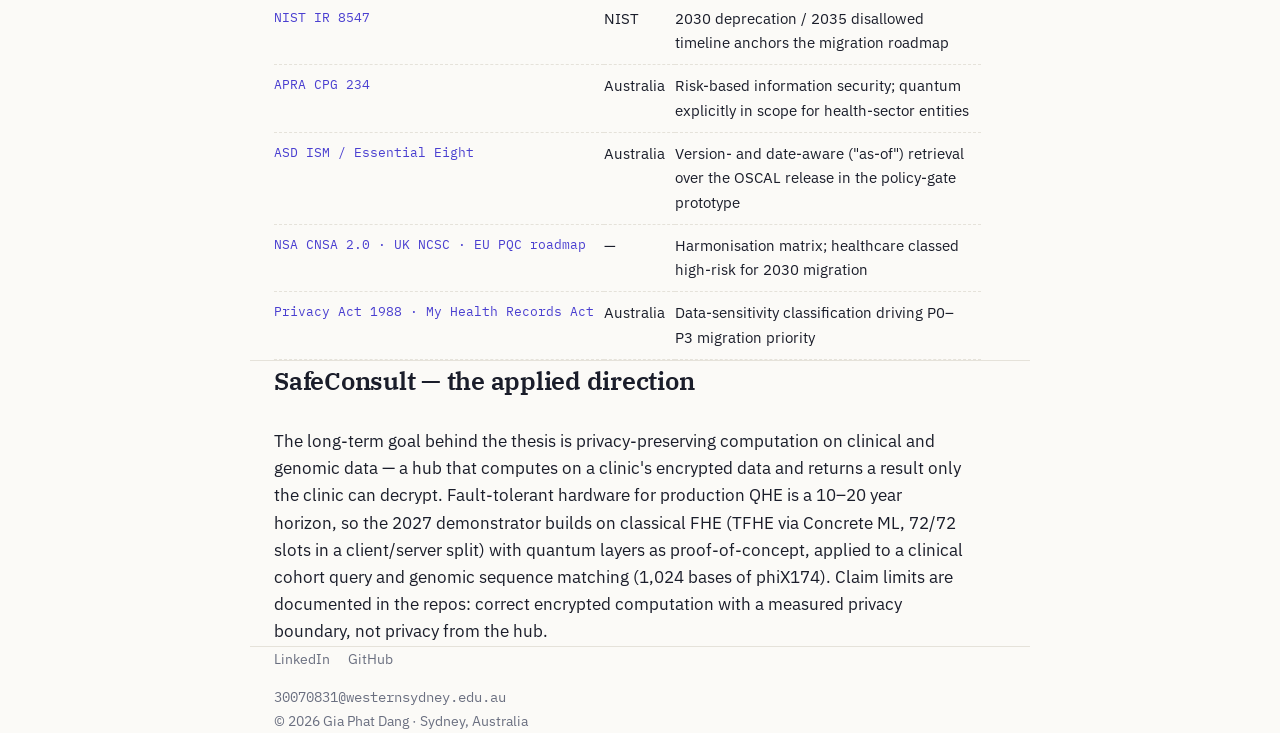
<file: research.html>
<!DOCTYPE html>
<html lang="en">
<head>
<meta charset="UTF-8">
<meta name="viewport" content="width=device-width, initial-scale=1.0">
<title>Research — Gia Phat Dang</title>
<meta name="description" content="Research by Gia Phat Dang: quantum homomorphic encryption on real IBM hardware, post-quantum migration for healthcare, and verifying quantum cryptography claims.">
<meta name="author" content="Gia Phat Dang">
<link rel="canonical" href="https://gia-dang-site.vercel.app/research.html">
<link rel="icon" type="image/svg+xml" href="data:image/svg+xml,%3Csvg xmlns='http://www.w3.org/2000/svg' viewBox='0 0 64 64'%3E%3Crect width='64' height='64' rx='14' fill='%23FBFAF7'/%3E%3Ctext x='32' y='47' text-anchor='middle' font-family='Georgia,serif' font-size='46' font-weight='700' fill='%234A3FD0'%3EG%3C/text%3E%3C/svg%3E">
<meta name="theme-color" content="#4A3FD0">
<meta property="og:type" content="website">
<meta property="og:site_name" content="Gia Phat Dang">
<meta property="og:title" content="Research — Gia Phat Dang">
<meta property="og:description" content="Research by Gia Phat Dang: quantum homomorphic encryption on real IBM hardware, post-quantum migration for healthcare, and verifying quantum cryptography claims.">
<meta property="og:url" content="https://gia-dang-site.vercel.app/research.html">
<meta property="og:locale" content="en_AU">
<meta property="og:locale:alternate" content="vi_VN">
<meta name="twitter:card" content="summary">
<meta name="twitter:title" content="Research — Gia Phat Dang">
<meta name="twitter:description" content="Research by Gia Phat Dang: quantum homomorphic encryption on real IBM hardware, post-quantum migration for healthcare, and verifying quantum cryptography claims.">
<link rel="preconnect" href="https://fonts.googleapis.com">
<link rel="preconnect" href="https://fonts.gstatic.com" crossorigin>
<link href="https://fonts.googleapis.com/css2?family=IBM+Plex+Serif:ital,wght@0,400;0,500;0,600;1,400&family=IBM+Plex+Sans:wght@400;500;600&family=IBM+Plex+Mono:wght@400;500&display=swap" rel="stylesheet">
<link rel="stylesheet" href="css/site.css">
</head>
<body data-lang="en">
<a class="skip" href="#main"><span class="en">Skip to content</span><span class="vi">Chuyển đến nội dung</span></a>

<nav class="site" aria-label="Main">
  <div class="nav-inner">
    <a class="nav-name" href="index.html">Gia Phat Dang</a>
    <a href="research.html"><span class="en">Research</span><span class="vi">Nghiên cứu</span></a>
    <a href="publications.html"><span class="en">Publications</span><span class="vi">Công bố</span></a>
    <a href="projects.html"><span class="en">Projects</span><span class="vi">Dự án</span></a>
    <a href="software.html"><span class="en">Software</span><span class="vi">Phần mềm</span></a>
    <a href="teaching.html"><span class="en">Teaching</span><span class="vi">Giảng dạy</span></a>
    <a href="cv.html">CV</a>
    <span class="lang" role="group" aria-label="Language"><button data-set="en" aria-pressed="true">EN</button><button data-set="vi" aria-pressed="false">VI</button></span>
  </div>
</nav>

<main id="main">

<header class="page-head wrap">
  <h1><span class="en">Research</span><span class="vi">Nghiên cứu</span></h1>
  <p class="en">This is a quantum cybersecurity and systems thesis, not a quantum-information-theory thesis. The novelty sits in the security argument, in integrating published primitives into a working protocol, in characterising what hardware can actually run, and in the verification discipline that makes the results trustworthy.</p>
  <p class="vi">Đây là luận án về an ninh mạng lượng tử và hệ thống, không phải luận án lý thuyết thông tin lượng tử. Tính mới nằm ở lập luận an toàn, ở việc ghép các thành phần cơ sở (primitive) đã công bố thành một giao thức chạy được, ở việc xác định phần cứng thực sự chạy được những gì, và ở quy trình kiểm chứng chặt chẽ giúp kết quả đáng tin cậy.</p>
</header>

<section id="qhe" class="wrap">
  <h2><span class="en">Quantum homomorphic encryption on real hardware</span><span class="vi">Mã hóa đồng cấu lượng tử trên phần cứng thật</span></h2>
  <div class="prose en">
    <p><strong>The problem.</strong> A client wants a quantum server to compute on their data without the server learning the input. Existing QHE constructions pay for every non-Clifford gate (the T gate) with a fresh pair of entangled ancilla qubits, so the qubit cost grows with the circuit: Q = n + 2L + 3 for L T-gates. On a 156-qubit processor that budget runs out fast.</p>
    <p><strong>What I built.</strong> A Bell-register reuse construction that measures and resets the same ancilla pair every round, with Pauli-frame key tracking so the client's decryption key stays correct. Ancilla overhead drops from O(L) to O(1): measured as fresh = 2 × T-count, reuse = 2, flat, at three circuit scales. The security argument (q-IND-CPA under reuse) is where the real contribution lives — reuse introduces a reset assumption that fresh-pair schemes never need, and the cross-round key correlation has to be shown not to leak.</p>
    <p><strong>What the hardware says.</strong> Validated on ibm_brisbane (Eagle) and ibm_kingston (Heron). 36/36 locked correctness tests; Tier A of the QASMBench Clifford+T suite 5/5; adder_n10 passes at 56 T-gates where a prior published threshold was 14–17. Circuit optimisation delivered 50% fewer T-gates and 37% less depth; an error-suppression pipeline (dynamical decoupling, Pauli twirling, zero-noise extrapolation) gave a 3–6× accuracy improvement.</p>
    <p><strong>The honest boundary.</strong> On Kingston-class hardware, reuse becomes <em>necessary</em> only beyond ~74 T-gates, but coherence already fails at ~24. Reuse trades an abundant resource (qubits) for the scarce one (time). That negative result — the k* space–time crossover — is a thesis chapter in its own right, and it is why I do not describe this work as "practical" or "deployment-ready".</p>
  </div>
  <div class="prose vi">
    <p><strong>Bài toán.</strong> Khách hàng muốn máy chủ lượng tử tính toán trên dữ liệu của mình mà máy chủ không biết được đầu vào. Các cấu trúc QHE hiện có phải trả cho mỗi cổng phi-Clifford (cổng T) một cặp qubit ancilla vướng víu mới, nên số qubit cần dùng tăng theo kích thước mạch: Q = n + 2L + 3 với L cổng T. Trên bộ xử lý 156 qubit, ngân sách này hết rất nhanh.</p>
    <p><strong>Những gì tôi xây dựng.</strong> Cấu trúc tái sử dụng thanh ghi Bell: đo rồi đặt lại cùng một cặp ancilla ở mỗi vòng, kèm cơ chế theo dõi khóa bằng khung Pauli (Pauli frame) để khóa giải mã của khách hàng luôn đúng. Chi phí ancilla giảm từ O(L) xuống O(1): đo được với cặp mới = 2 × số cổng T, với tái sử dụng = 2 và không đổi, ở ba quy mô mạch. Đóng góp thực sự nằm ở lập luận an toàn (q-IND-CPA khi tái sử dụng) — việc tái sử dụng kéo theo một giả định về phép đặt lại mà các lược đồ dùng cặp mới không cần, và phải chứng minh được rằng tương quan khóa giữa các vòng không làm rò rỉ thông tin.</p>
    <p><strong>Kết quả trên phần cứng.</strong> Kiểm chứng trên ibm_brisbane (Eagle) và ibm_kingston (Heron). 36/36 bài kiểm thử tính đúng cố định; Tier A của bộ QASMBench Clifford+T đạt 5/5; adder_n10 vẫn đạt ở 56 cổng T trong khi ngưỡng được công bố trước đó là 14–17. Tối ưu mạch giảm 50% cổng T và 37% độ sâu; quy trình giảm lỗi (dynamical decoupling, Pauli twirling, zero-noise extrapolation) cải thiện độ chính xác 3–6 lần.</p>
    <p><strong>Nói rõ giới hạn.</strong> Trên phần cứng lớp Kingston, tái sử dụng chỉ trở nên <em>cần thiết</em> từ khoảng 74 cổng T, nhưng tính kết hợp (coherence) đã mất từ khoảng 24. Tái sử dụng đổi tài nguyên dồi dào (qubit) lấy tài nguyên khan hiếm (thời gian). Kết quả phủ định này — điểm giao không gian–thời gian k* — là một chương riêng của luận án, và là lý do tôi không gọi công trình này là "thực tiễn" hay "sẵn sàng triển khai".</p>
  </div>

  <h3 style="font-family:var(--serif);font-weight:600;font-size:1.1rem;margin:30px 0 10px"><span class="en">Thesis spine — three papers</span><span class="vi">Mạch chính của luận án — ba bài báo</span></h3>
  <div class="spine">
    <div class="box">
      <p class="k"><span class="en">Paper 1 · the protocol is sound</span><span class="vi">Bài 1 · giao thức đúng đắn</span></p>
      <p class="t"><span class="en">O(1) Bell reuse and q-IND-CPA under reuse</span><span class="vi">Tái sử dụng Bell O(1) và q-IND-CPA khi tái sử dụng</span></p>
      <p class="d"><span class="en">Security proof, correctness across the Clifford+T stratum of QASMBench, hardware characterisation.</span><span class="vi">Chứng minh an toàn, tính đúng trên tầng Clifford+T của QASMBench, đặc tả phần cứng.</span></p>
    </div>
    <div class="box">
      <p class="k"><span class="en">Paper 2 · reaches any circuit</span><span class="vi">Bài 2 · áp dụng cho mọi mạch</span></p>
      <p class="t"><span class="en">Nested gadgets for dyadic rotations; the gate-algebra boundary</span><span class="vi">Gadget lồng nhau cho phép quay dyadic; giới hạn của đại số cổng</span></p>
      <p class="d"><span class="en">A pure key-update rule exists iff the byproduct is Clifford iff θ ∈ (π/4)·ℤ — so QFT, PEA and Shor need nested constructions.</span><span class="vi">Quy tắc cập nhật khóa thuần túy tồn tại khi và chỉ khi toán tử phụ sinh (byproduct) là Clifford, khi và chỉ khi θ ∈ (π/4)·ℤ — vì vậy QFT, PEA và Shor cần cấu trúc lồng nhau.</span></p>
    </div>
    <div class="box current">
      <p class="k"><span class="en">Paper 3 · where it actually runs</span><span class="vi">Bài 3 · nơi giao thức thực sự chạy được</span></p>
      <p class="t"><span class="en">The k* space–time frontier</span><span class="vi">Biên không gian–thời gian k*</span></p>
      <p class="d"><span class="en">Bell reuse (k=1) and prior art (k=L) are two endpoints of one curve; fidelity is unimodal in k. QHE resource analysis in the literature is entirely spatial — nobody models time. This is the thesis's strongest novelty.</span><span class="vi">Tái sử dụng Bell (k=1) và các công trình trước (k=L) là hai đầu mút của cùng một đường cong; độ trung thực là hàm đơn đỉnh theo k. Các phân tích tài nguyên QHE đã công bố đều chỉ xét không gian — chưa ai mô hình hóa yếu tố thời gian. Đây là tính mới mạnh nhất của luận án.</span></p>
    </div>
  </div>
</section>

<section id="pqc" class="wrap">
  <h2><span class="en">Post-quantum migration for healthcare</span><span class="vi">Chuyển đổi hậu lượng tử cho y tế</span></h2>
  <div class="prose en">
    <p>With SWERI (Ingham Institute / South Western Sydney Local Health District) I lead a research programme on what it actually costs a hospital network serving 500,000+ patients to migrate to NIST's post-quantum standards — and in what order.</p>
    <p><strong>Measured, not asserted.</strong> All 94 algorithms in liboqs 0.14.0 benchmarked on ARM64 across six clinical use cases (EHR TLS sessions, long-term records, clinical code signing, medical IoT authentication, root CA, inter-hospital key exchange). Hybrid X25519 + ML-KEM-768 adds +0.128 ms per handshake; at 1,000 concurrent users P99 latency is 71 ms for both classical and hybrid, across 180,423 requests with zero failures. Falcon-512's 656-byte signature versus ML-DSA-65's 3,309 bytes is the decisive factor for sub-1 KB packet budgets on infusion pumps and telemetry.</p>
    <p><strong>Tooling.</strong> An automated CBOM scanner (Python AST → prioritised crypto inventory), a certificate scanner with expiry-aware priority escalation, and a crypto-agility engine where swapping ML-DSA-65 for Falcon-512 is a one-line config change. Plus quantum-secure genomic DNA alignment using homomorphic Toffoli logic for privacy-preserving mismatch detection on an untrusted server.</p>
    <p><strong>Roadmap.</strong> A four-phase, 60-month migration plan mapped to APRA CPG 234, NIST IR 8547, the EU PQC roadmap and ASD ISM, with P0 = pathology-archive RSA-2048 key wrapping (harvest-now-decrypt-later critical). The framework is public as <a href="software.html">HealthPQC</a>. Research-grade: none of it has touched a production SWSLHD system yet, and I say so.</p>
  </div>
  <div class="prose vi">
    <p>Cùng SWERI (Viện Ingham / Khu Y tế Tây Nam Sydney – SWSLHD), tôi dẫn dắt chương trình nghiên cứu về việc một mạng lưới bệnh viện phục vụ hơn 500.000 bệnh nhân thực sự tốn bao nhiêu để chuyển sang các chuẩn hậu lượng tử của NIST — và nên chuyển theo thứ tự nào.</p>
    <p><strong>Đo lường, không khẳng định suông.</strong> Toàn bộ 94 thuật toán trong liboqs 0.14.0 được đo trên ARM64 cho sáu tình huống lâm sàng (phiên TLS của hồ sơ bệnh án điện tử, lưu trữ dài hạn, ký mã phần mềm lâm sàng, xác thực IoT y tế, CA gốc, trao đổi khóa giữa các bệnh viện). TLS lai X25519 + ML-KEM-768 chỉ thêm 0,128 ms cho mỗi lần bắt tay; với 1.000 người dùng đồng thời, P99 là 71 ms cho cả cấu hình cổ điển lẫn lai, qua 180.423 yêu cầu và không có lỗi nào. Chữ ký 656 byte của Falcon-512 so với 3.309 byte của ML-DSA-65 là yếu tố quyết định khi gói tin bị giới hạn dưới 1 KB trên bơm truyền dịch và thiết bị đo từ xa.</p>
    <p><strong>Công cụ.</strong> Bộ quét CBOM tự động (Python AST → danh mục mật mã có xếp hạng ưu tiên), bộ quét chứng chỉ tự nâng mức ưu tiên khi gần hết hạn, và engine crypto-agility trong đó việc đổi ML-DSA-65 sang Falcon-512 chỉ là sửa một dòng cấu hình. Ngoài ra còn có so khớp trình tự DNA an toàn lượng tử, dùng logic Toffoli đồng cấu để phát hiện sai khác mà vẫn giữ bí mật dữ liệu trên máy chủ không tin cậy.</p>
    <p><strong>Lộ trình.</strong> Kế hoạch chuyển đổi bốn giai đoạn trong 60 tháng, đối chiếu với APRA CPG 234, NIST IR 8547, lộ trình PQC của EU và ASD ISM, trong đó P0 = cơ chế bọc khóa RSA-2048 của kho lưu trữ giải phẫu bệnh (rủi ro nghiêm trọng kiểu “thu thập trước, giải mã sau”). Khung này được công khai với tên <a href="software.html">HealthPQC</a>. Đây mới là kết quả nghiên cứu: chưa có phần nào được áp dụng vào hệ thống vận hành của SWSLHD, và tôi nói rõ điều đó.</p>
  </div>
</section>

<section id="verify" class="wrap">
  <h2><span class="en">Verifying quantum cryptography claims</span><span class="vi">Kiểm chứng tuyên bố mật mã lượng tử</span></h2>
  <div class="prose en">
    <p>Months into the thesis I found that a QHE gadget silently computing T† instead of T had passed every test I had. That led to a systematic question: in how many ways can a standard correctness test be satisfied by a broken quantum protocol? Six, so far:</p>
  </div>
  <div class="prose vi">
    <p>Sau vài tháng làm luận án, tôi phát hiện một gadget QHE âm thầm tính T† thay vì T mà vẫn vượt qua mọi bài kiểm thử tôi có. Điều đó dẫn tới một câu hỏi có hệ thống: có bao nhiêu cách để một giao thức lượng tử bị lỗi vẫn vượt qua bài kiểm thử tính đúng thông thường? Đến nay là sáu:</p>
  </div>
  <table class="standards" style="margin-top:14px">
    <thead><tr><th scope="col">#</th><th scope="col"><span class="en">Mechanism</span><span class="vi">Cơ chế</span></th><th scope="col"><span class="en">What it hides</span><span class="vi">Điều bị che giấu</span></th></tr></thead>
    <tbody>
      <tr><td>1</td><td><span class="en">Per-qubit marginals</span><span class="vi">Phân phối biên theo từng qubit</span></td><td><span class="en">94–97% per-qubit while joint Hellinger fidelity was 0.67</span><span class="vi">94–97% theo từng qubit trong khi độ trung thực Hellinger trên phân phối đồng thời chỉ là 0,67</span></td></tr>
      <tr><td>2</td><td><span class="en">Uniform ground truths</span><span class="vi">Đáp án chuẩn có phân phối đều</span></td><td><span class="en">A 25-test suite passed while provably vacuous</span><span class="vi">Bộ 25 bài kiểm thử vẫn đạt dù có thể chứng minh là không kiểm tra được gì</span></td></tr>
      <tr><td>3</td><td><span class="en">Finite-sample bias</span><span class="vi">Thiên lệch mẫu hữu hạn</span></td><td><span class="en">Mimics decoherence; fixed with a same-shot-count plaintext floor</span><span class="vi">Trông giống hiện tượng mất kết hợp; khắc phục bằng mức nền bản rõ chạy cùng số shot</span></td></tr>
      <tr><td>4</td><td><span class="en">Angle-even circuits</span><span class="vi">Mạch chẵn theo góc</span></td><td><span class="en">H·Rz(θ)·H is even in θ — T and T† give identical outputs</span><span class="vi">H·Rz(θ)·H là hàm chẵn theo θ — T và T† cho kết quả như nhau</span></td></tr>
      <tr><td>5</td><td><span class="en">Self-comparing validation</span><span class="vi">Kiểm chứng tự so sánh</span></td><td><span class="en">Encrypted vs encrypted with the same keys measures only self-consistency</span><span class="vi">So bản mã hóa với bản mã hóa dùng cùng khóa chỉ đo được tính tự nhất quán</span></td></tr>
      <tr><td>6</td><td><span class="en">Plaintext self-flip Δ ≈ 0</span><span class="vi">Δ tự lật bản rõ ≈ 0</span></td><td><span class="en">That qubit is unverifiable by that circuit, whatever the result says</span><span class="vi">Mạch đó không thể kiểm chứng qubit đó, bất kể kết quả cho thấy gì</span></td></tr>
    </tbody>
  </table>
  <div class="prose en" style="margin-top:18px">
    <p>Every test in my harness must be immune to all six, and every test carries a mandatory corruption check: flip one bit of the decryption key and re-run — if the result does not move, the test proves nothing. The same discipline carried into consulting, where a pre-registered falsification test showed a classical heuristic winning through search-space restriction rather than search quality.</p>
  </div>
  <div class="prose vi" style="margin-top:18px">
    <p>Mọi bài kiểm thử trong bộ công cụ của tôi phải miễn nhiễm với cả sáu cơ chế, và mỗi bài đều bắt buộc có bước kiểm tra với khóa bị làm hỏng: lật một bit của khóa giải mã rồi chạy lại — nếu kết quả không thay đổi, bài kiểm thử đó không chứng minh được gì. Nguyên tắc này cũng được áp dụng trong tư vấn, nơi một phép kiểm định bác bỏ (falsification test) đăng ký trước cho thấy heuristic cổ điển thắng nhờ thu hẹp không gian tìm kiếm chứ không phải nhờ tìm kiếm tốt hơn.</p>
  </div>
</section>

<section id="standards" class="wrap">
  <h2><span class="en">Standards &amp; compliance I have benchmarked against</span><span class="vi">Chuẩn &amp; quy định đã đối chiếu</span></h2>
  <table class="standards">
    <thead><tr><th scope="col"><span class="en">Standard</span><span class="vi">Chuẩn</span></th><th scope="col"><span class="en">Body</span><span class="vi">Tổ chức</span></th><th scope="col"><span class="en">How it enters my work</span><span class="vi">Vai trò trong công việc</span></th></tr></thead>
    <tbody>
      <tr><td>FIPS 203 · ML-KEM</td><td>NIST</td><td><span class="en">Benchmarked at 512/768/1024; hybrid TLS with X25519; constrained-device profile</span><span class="vi">Đo ở 512/768/1024; TLS lai với X25519; cấu hình thiết bị hạn chế</span></td></tr>
      <tr><td>FIPS 204 · ML-DSA</td><td>NIST</td><td><span class="en">Clinical code signing and root CA; dual-signature (ML-DSA-65 + ECDSA P-384) policy records</span><span class="vi">Ký mã lâm sàng và CA gốc; bản ghi chính sách ký đôi (ML-DSA-65 + ECDSA P-384)</span></td></tr>
      <tr><td>FIPS 205 · SLH-DSA</td><td>NIST</td><td><span class="en">Evaluated; excluded from real-time auth on Cortex-M4 (7.2 s signing)</span><span class="vi">Đã đánh giá; loại khỏi xác thực thời gian thực trên Cortex-M4 (ký 7,2 s)</span></td></tr>
      <tr><td>FIPS 206 · FN-DSA (Falcon)</td><td>NIST</td><td><span class="en">Medical IoT authentication — 656 B signatures for sub-1 KB budgets</span><span class="vi">Xác thực IoT y tế — chữ ký 656 B cho ngân sách dưới 1 KB</span></td></tr>
      <tr><td>NIST IR 8547</td><td>NIST</td><td><span class="en">2030 deprecation / 2035 disallowed timeline anchors the migration roadmap</span><span class="vi">Mốc ngừng khuyến nghị 2030 / cấm sử dụng 2035 là mốc neo cho lộ trình chuyển đổi</span></td></tr>
      <tr><td>APRA CPG 234</td><td>Australia</td><td><span class="en">Risk-based information security; quantum explicitly in scope for health-sector entities</span><span class="vi">An toàn thông tin dựa trên rủi ro; rủi ro lượng tử được đưa rõ vào phạm vi áp dụng cho các đơn vị y tế</span></td></tr>
      <tr><td>ASD ISM / Essential Eight</td><td>Australia</td><td><span class="en">Version- and date-aware ("as-of") retrieval over the OSCAL release in the policy-gate prototype</span><span class="vi">Truy xuất theo phiên bản và ngày ("tính đến") trên bản OSCAL trong nguyên mẫu cổng chính sách</span></td></tr>
      <tr><td>NSA CNSA 2.0 · UK NCSC · EU PQC roadmap</td><td>—</td><td><span class="en">Harmonisation matrix; healthcare classed high-risk for 2030 migration</span><span class="vi">Ma trận đối chiếu các chuẩn; y tế được xếp nhóm rủi ro cao cho mốc chuyển đổi 2030</span></td></tr>
      <tr><td><span class="en">Privacy Act 1988 · My Health Records Act</span><span class="vi">Đạo luật Quyền riêng tư 1988 · Đạo luật My Health Records</span></td><td>Australia</td><td><span class="en">Data-sensitivity classification driving P0–P3 migration priority</span><span class="vi">Phân loại mức độ nhạy cảm của dữ liệu quyết định thứ tự ưu tiên chuyển đổi P0–P3</span></td></tr>
    </tbody>
  </table>
</section>

<section id="safeconsult" class="wrap">
  <h2>SafeConsult — <span class="en">the applied direction</span><span class="vi">hướng ứng dụng</span></h2>
  <div class="prose en">
    <p>The long-term goal behind the thesis is privacy-preserving computation on clinical and genomic data — a hub that computes on a clinic's encrypted data and returns a result only the clinic can decrypt. Fault-tolerant hardware for production QHE is a 10–20 year horizon, so the 2027 demonstrator builds on classical FHE (TFHE via Concrete ML, 72/72 slots in a client/server split) with quantum layers as proof-of-concept, applied to a clinical cohort query and genomic sequence matching (1,024 bases of phiX174). Claim limits are documented in the repos: correct encrypted computation with a measured privacy boundary, not privacy from the hub.</p>
  </div>
  <div class="prose vi">
    <p>Mục tiêu dài hạn đằng sau luận án là tính toán bảo toàn quyền riêng tư trên dữ liệu lâm sàng và dữ liệu gen — một trung tâm (hub) tính toán trên dữ liệu đã mã hóa của phòng khám và trả về kết quả mà chỉ phòng khám giải mã được. Phần cứng chịu lỗi đủ để chạy QHE ở mức sản xuất vẫn còn cách 10–20 năm, nên bản trình diễn 2027 xây trên FHE cổ điển (TFHE qua Concrete ML, 72/72 slot theo mô hình khách/chủ) với các lớp lượng tử làm bằng chứng khái niệm, áp dụng cho truy vấn nhóm bệnh nhân và so khớp trình tự gen (1.024 base của phiX174). Giới hạn của các tuyên bố được ghi rõ trong các repo: tính toán trên dữ liệu mã hóa cho kết quả đúng, với ranh giới quyền riêng tư đo được — chứ không phải giữ bí mật được với chính trung tâm.</p>
  </div>
</section>

</main>

<footer class="wrap">
  <div class="foot-links">
    <a href="https://www.linkedin.com/in/gia-phat-dang-303866193" rel="me">LinkedIn</a>
    <a href="https://github.com/GiaDang-GCT-TG-VN" rel="me">GitHub</a>
  </div>
  <p class="foot-email">30070831@westernsydney.edu.au</p>
  <p><span class="en">© 2026 Gia Phat Dang · Sydney, Australia</span><span class="vi">© 2026 Gia Phat Dang · Sydney, Úc</span></p>
</footer>

<script src="js/site.js"></script>
<script src="js/motion.js"></script>
</body>
</html>
</file>
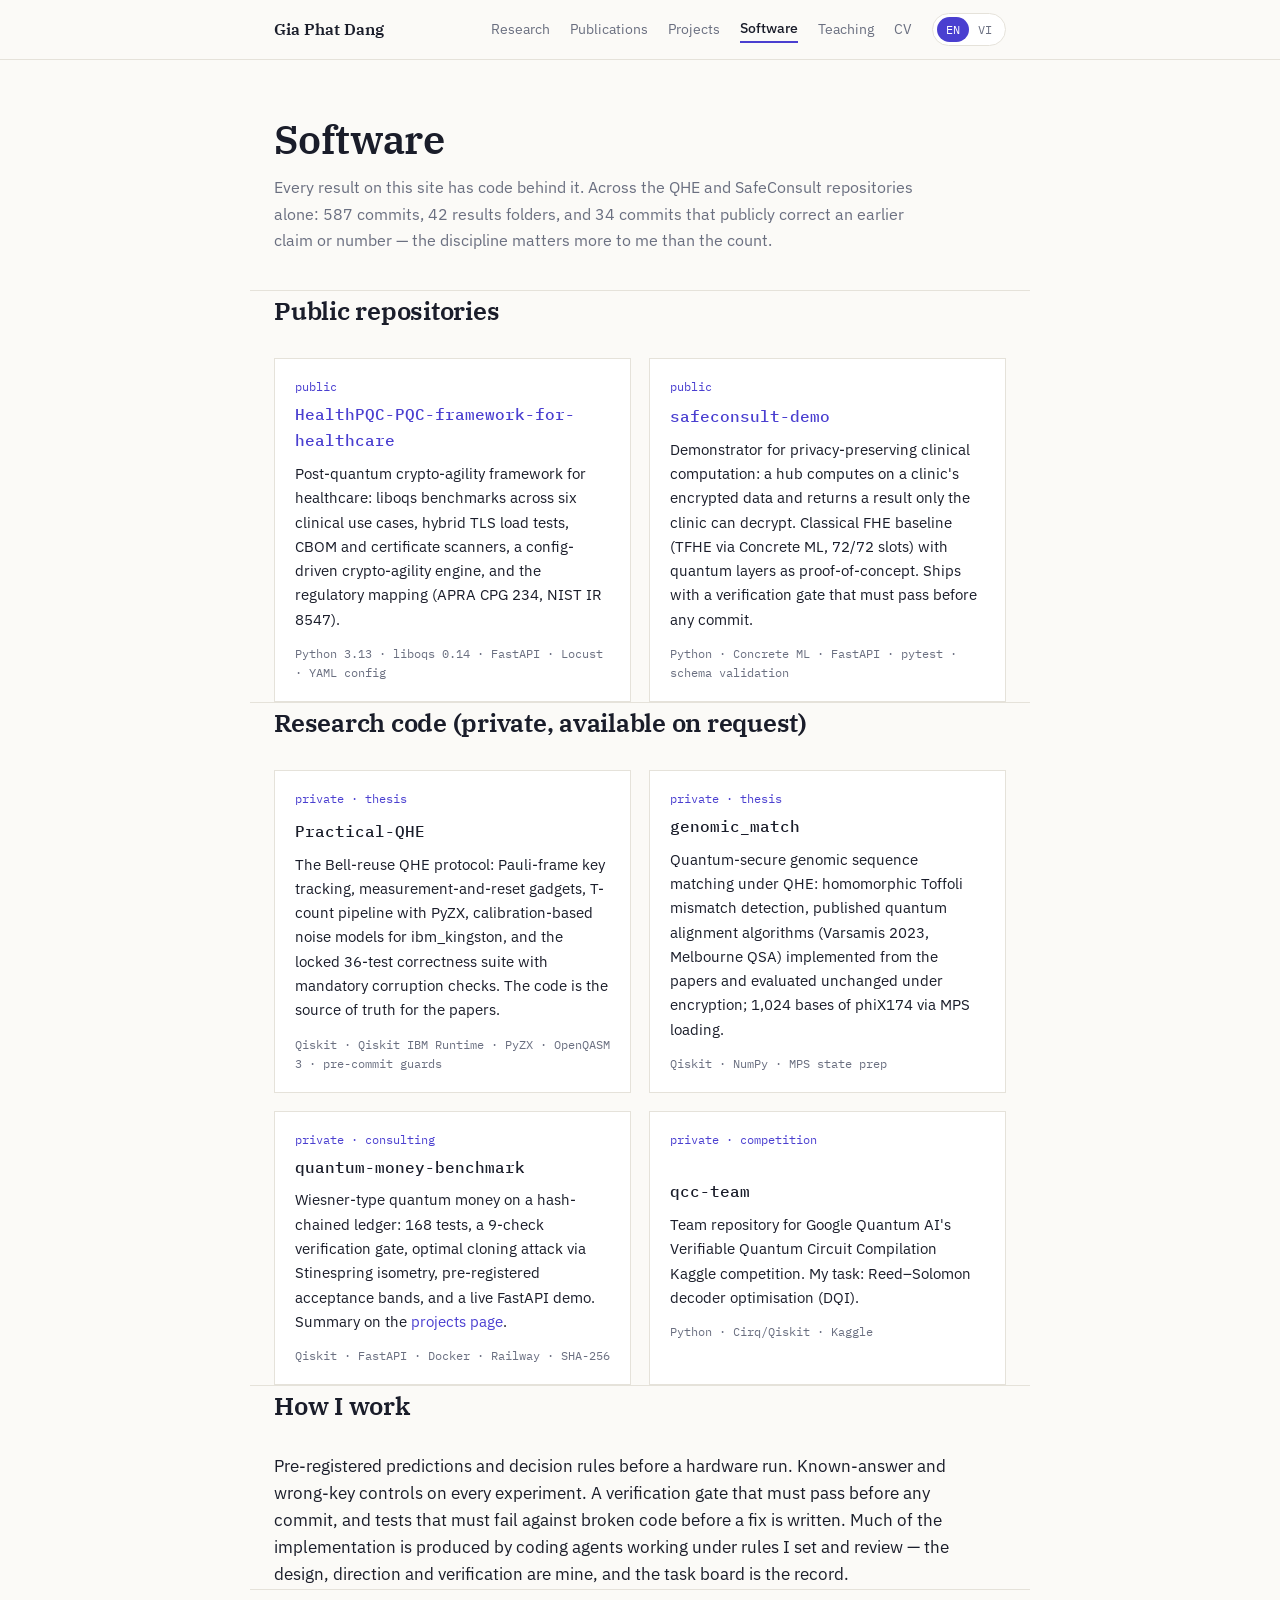
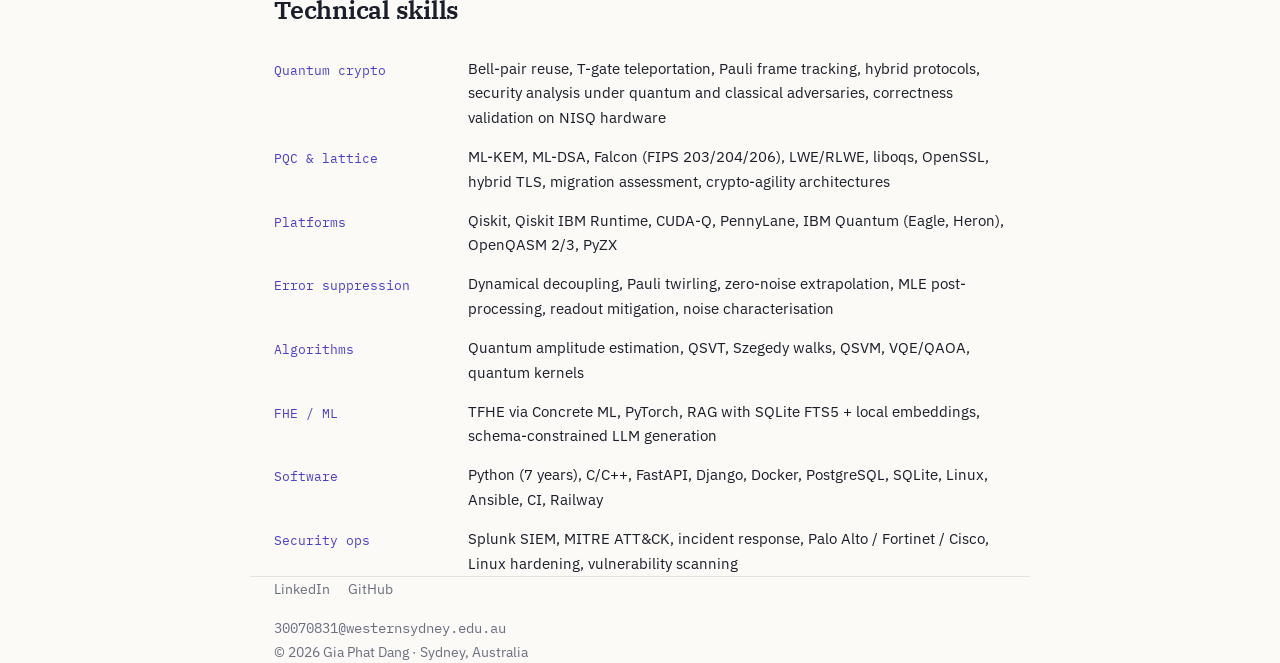
<file: software.html>
<!DOCTYPE html>
<html lang="en">
<head>
<meta charset="UTF-8">
<meta name="viewport" content="width=device-width, initial-scale=1.0">
<title>Software — Gia Phat Dang</title>
<meta name="description" content="Software by Gia Phat Dang — public repositories, research code available on request, and technical skills.">
<meta name="author" content="Gia Phat Dang">
<link rel="canonical" href="https://gia-dang-site.vercel.app/software.html">
<link rel="icon" type="image/svg+xml" href="data:image/svg+xml,%3Csvg xmlns='http://www.w3.org/2000/svg' viewBox='0 0 64 64'%3E%3Crect width='64' height='64' rx='14' fill='%23FBFAF7'/%3E%3Ctext x='32' y='47' text-anchor='middle' font-family='Georgia,serif' font-size='46' font-weight='700' fill='%234A3FD0'%3EG%3C/text%3E%3C/svg%3E">
<meta name="theme-color" content="#4A3FD0">
<meta property="og:type" content="website">
<meta property="og:site_name" content="Gia Phat Dang">
<meta property="og:title" content="Software — Gia Phat Dang">
<meta property="og:description" content="Software by Gia Phat Dang — public repositories, research code available on request, and technical skills.">
<meta property="og:url" content="https://gia-dang-site.vercel.app/software.html">
<meta property="og:locale" content="en_AU">
<meta property="og:locale:alternate" content="vi_VN">
<meta name="twitter:card" content="summary">
<meta name="twitter:title" content="Software — Gia Phat Dang">
<meta name="twitter:description" content="Software by Gia Phat Dang — public repositories, research code available on request, and technical skills.">
<link rel="preconnect" href="https://fonts.googleapis.com">
<link rel="preconnect" href="https://fonts.gstatic.com" crossorigin>
<link href="https://fonts.googleapis.com/css2?family=IBM+Plex+Serif:ital,wght@0,400;0,500;0,600;1,400&family=IBM+Plex+Sans:wght@400;500;600&family=IBM+Plex+Mono:wght@400;500&display=swap" rel="stylesheet">
<link rel="stylesheet" href="css/site.css">
</head>
<body data-lang="en">
<a class="skip" href="#main"><span class="en">Skip to content</span><span class="vi">Chuyển đến nội dung</span></a>

<nav class="site" aria-label="Main">
  <div class="nav-inner">
    <a class="nav-name" href="index.html">Gia Phat Dang</a>
    <a href="research.html"><span class="en">Research</span><span class="vi">Nghiên cứu</span></a>
    <a href="publications.html"><span class="en">Publications</span><span class="vi">Công bố</span></a>
    <a href="projects.html"><span class="en">Projects</span><span class="vi">Dự án</span></a>
    <a href="software.html"><span class="en">Software</span><span class="vi">Phần mềm</span></a>
    <a href="teaching.html"><span class="en">Teaching</span><span class="vi">Giảng dạy</span></a>
    <a href="cv.html">CV</a>
    <span class="lang" role="group" aria-label="Language"><button data-set="en" aria-pressed="true">EN</button><button data-set="vi" aria-pressed="false">VI</button></span>
  </div>
</nav>

<main id="main">

<header class="page-head wrap">
  <h1><span class="en">Software</span><span class="vi">Phần mềm</span></h1>
  <p class="en">Every result on this site has code behind it. Across the QHE and SafeConsult repositories alone: 587 commits, 42 results folders, and 34 commits that publicly correct an earlier claim or number — the discipline matters more to me than the count.</p>
  <p class="vi">Mọi kết quả trên trang này đều có mã nguồn đứng sau. Riêng các kho QHE và SafeConsult: 587 commit, 42 thư mục kết quả, và 34 commit công khai đính chính một tuyên bố hoặc con số trước đó — với tôi, tính kỷ luật quan trọng hơn số lượng.</p>
</header>

<section class="wrap">
  <h2><span class="en">Public repositories</span><span class="vi">Kho mã công khai</span></h2>
  <div class="repos">
    <article class="repo">
      <p class="vis"><span class="en">public</span><span class="vi">công khai</span></p>
      <h3><a href="https://github.com/GiaDang-GCT-TG-VN/HealthPQC-PQC-framework-for-healthcare">HealthPQC-PQC-framework-for-healthcare</a></h3>
      <p class="en">Post-quantum crypto-agility framework for healthcare: liboqs benchmarks across six clinical use cases, hybrid TLS load tests, CBOM and certificate scanners, a config-driven crypto-agility engine, and the regulatory mapping (APRA CPG 234, NIST IR 8547).</p>
      <p class="vi">Khung crypto-agility hậu lượng tử cho y tế: đo hiệu năng liboqs trên sáu tình huống lâm sàng, kiểm thử tải TLS lai, bộ quét CBOM và chứng chỉ, engine crypto-agility điều khiển bằng cấu hình, và đối chiếu quy định (APRA CPG 234, NIST IR 8547).</p>
      <p class="stack">Python 3.13 · liboqs 0.14 · FastAPI · Locust · YAML config</p>
    </article>
    <article class="repo">
      <p class="vis"><span class="en">public</span><span class="vi">công khai</span></p>
      <h3><a href="https://github.com/GiaDang-GCT-TG-VN">safeconsult-demo</a></h3>
      <p class="en">Demonstrator for privacy-preserving clinical computation: a hub computes on a clinic's encrypted data and returns a result only the clinic can decrypt. Classical FHE baseline (TFHE via Concrete ML, 72/72 slots) with quantum layers as proof-of-concept. Ships with a verification gate that must pass before any commit.</p>
      <p class="vi">Bản trình diễn tính toán lâm sàng bảo toàn quyền riêng tư: trung tâm tính toán trên dữ liệu đã mã hóa của phòng khám và trả về kết quả mà chỉ phòng khám giải mã được. Nền tảng FHE cổ điển (TFHE qua Concrete ML, 72/72 slot) với các lớp lượng tử làm bằng chứng khái niệm. Kèm cổng kiểm chứng bắt buộc phải đạt trước mỗi commit.</p>
      <p class="stack">Python · Concrete ML · FastAPI · pytest · schema validation</p>
    </article>
  </div>
</section>

<section class="wrap">
  <h2><span class="en">Research code (private, available on request)</span><span class="vi">Mã nghiên cứu (riêng tư, cung cấp khi yêu cầu)</span></h2>
  <div class="repos">
    <article class="repo">
      <p class="vis"><span class="en">private · thesis</span><span class="vi">riêng tư · luận án</span></p>
      <h3>Practical-QHE</h3>
      <p class="en">The Bell-reuse QHE protocol: Pauli-frame key tracking, measurement-and-reset gadgets, T-count pipeline with PyZX, calibration-based noise models for ibm_kingston, and the locked 36-test correctness suite with mandatory corruption checks. The code is the source of truth for the papers.</p>
      <p class="vi">Giao thức QHE tái sử dụng Bell: theo dõi khóa khung Pauli, gadget đo-và-đặt-lại, pipeline số cổng T với PyZX, mô hình nhiễu theo hiệu chuẩn cho ibm_kingston, và bộ 36 bài kiểm thử tính đúng có kiểm tra làm hỏng khóa bắt buộc. Mã nguồn là nguồn tham chiếu gốc cho các bài báo.</p>
      <p class="stack">Qiskit · Qiskit IBM Runtime · PyZX · OpenQASM 3 · pre-commit guards</p>
    </article>
    <article class="repo">
      <p class="vis"><span class="en">private · thesis</span><span class="vi">riêng tư · luận án</span></p>
      <h3>genomic_match</h3>
      <p class="en">Quantum-secure genomic sequence matching under QHE: homomorphic Toffoli mismatch detection, published quantum alignment algorithms (Varsamis 2023, Melbourne QSA) implemented from the papers and evaluated unchanged under encryption; 1,024 bases of phiX174 via MPS loading.</p>
      <p class="vi">So khớp trình tự gen an toàn lượng tử dưới QHE: phát hiện sai khớp Toffoli đồng cấu, các thuật toán so khớp lượng tử đã công bố (Varsamis 2023, Melbourne QSA) được cài đặt theo đúng bài báo gốc và đánh giá nguyên trạng khi chạy dưới mã hóa; 1.024 base của phiX174 qua nạp MPS.</p>
      <p class="stack">Qiskit · NumPy · MPS state prep</p>
    </article>
    <article class="repo">
      <p class="vis"><span class="en">private · consulting</span><span class="vi">riêng tư · tư vấn</span></p>
      <h3>quantum-money-benchmark</h3>
      <p class="en">Wiesner-type quantum money on a hash-chained ledger: 168 tests, a 9-check verification gate, optimal cloning attack via Stinespring isometry, pre-registered acceptance bands, and a live FastAPI demo. Summary on the <a href="projects.html">projects page</a>.</p>
      <p class="vi">Tiền lượng tử kiểu Wiesner trên sổ cái chuỗi băm: 168 bài test, cổng kiểm chứng 9 bước, tấn công sao chép tối ưu qua đẳng cự Stinespring, dải chấp nhận đăng ký trước, và demo FastAPI chạy thật. Tóm tắt ở <a href="projects.html">trang dự án</a>.</p>
      <p class="stack">Qiskit · FastAPI · Docker · Railway · SHA-256</p>
    </article>
    <article class="repo">
      <p class="vis"><span class="en">private · competition</span><span class="vi">riêng tư · cuộc thi</span></p>
      <h3>qcc-team</h3>
      <p class="en">Team repository for Google Quantum AI's Verifiable Quantum Circuit Compilation Kaggle competition. My task: Reed–Solomon decoder optimisation (DQI).</p>
      <p class="vi">Kho mã đội cho cuộc thi Kaggle Verifiable Quantum Circuit Compilation của Google Quantum AI. Phần của tôi: tối ưu bộ giải mã Reed–Solomon (DQI).</p>
      <p class="stack">Python · Cirq/Qiskit · Kaggle</p>
    </article>
  </div>
</section>

<section class="wrap">
  <h2><span class="en">How I work</span><span class="vi">Cách tôi làm việc</span></h2>
  <div class="prose en">
    <p>Pre-registered predictions and decision rules before a hardware run. Known-answer and wrong-key controls on every experiment. A verification gate that must pass before any commit, and tests that must fail against broken code before a fix is written. Much of the implementation is produced by coding agents working under rules I set and review — the design, direction and verification are mine, and the task board is the record.</p>
  </div>
  <div class="prose vi">
    <p>Dự đoán và quy tắc ra quyết định được đăng ký trước mỗi lần chạy trên phần cứng. Mọi thí nghiệm đều có đối chứng bằng đáp án biết trước và bằng khóa sai. Cổng kiểm chứng phải đạt trước mỗi commit, và bài kiểm thử phải thất bại trên mã lỗi trước khi viết bản sửa. Phần lớn mã do các agent lập trình viết theo quy tắc tôi đặt ra và rà soát — thiết kế, định hướng và kiểm chứng là của tôi, và bảng công việc là nơi lưu vết toàn bộ quá trình.</p>
  </div>
</section>

<section class="wrap">
  <h2><span class="en">Technical skills</span><span class="vi">Kỹ năng kỹ thuật</span></h2>
  <dl class="skills">
    <dt><span class="en">Quantum crypto</span><span class="vi">Mật mã lượng tử</span></dt>
    <dd>Bell-pair reuse, T-gate teleportation, Pauli frame tracking, hybrid protocols, security analysis under quantum and classical adversaries, correctness validation on NISQ hardware</dd>
    <dt>PQC &amp; lattice</dt>
    <dd>ML-KEM, ML-DSA, Falcon (FIPS 203/204/206), LWE/RLWE, liboqs, OpenSSL, hybrid TLS, migration assessment, crypto-agility architectures</dd>
    <dt><span class="en">Platforms</span><span class="vi">Nền tảng</span></dt>
    <dd>Qiskit, Qiskit IBM Runtime, CUDA-Q, PennyLane, IBM Quantum (Eagle, Heron), OpenQASM 2/3, PyZX</dd>
    <dt><span class="en">Error suppression</span><span class="vi">Khử lỗi</span></dt>
    <dd>Dynamical decoupling, Pauli twirling, zero-noise extrapolation, MLE post-processing, readout mitigation, noise characterisation</dd>
    <dt><span class="en">Algorithms</span><span class="vi">Thuật toán</span></dt>
    <dd>Quantum amplitude estimation, QSVT, Szegedy walks, QSVM, VQE/QAOA, quantum kernels</dd>
    <dt>FHE / ML</dt>
    <dd>TFHE via Concrete ML, PyTorch, RAG with SQLite FTS5 + local embeddings, schema-constrained LLM generation</dd>
    <dt><span class="en">Software</span><span class="vi">Phần mềm</span></dt>
    <dd>Python (7 years), C/C++, FastAPI, Django, Docker, PostgreSQL, SQLite, Linux, Ansible, CI, Railway</dd>
    <dt><span class="en">Security ops</span><span class="vi">Vận hành bảo mật</span></dt>
    <dd>Splunk SIEM, MITRE ATT&amp;CK, incident response, Palo Alto / Fortinet / Cisco, Linux hardening, vulnerability scanning</dd>
  </dl>
</section>

</main>

<footer class="wrap">
  <div class="foot-links">
    <a href="https://www.linkedin.com/in/gia-phat-dang-303866193" rel="me">LinkedIn</a>
    <a href="https://github.com/GiaDang-GCT-TG-VN" rel="me">GitHub</a>
  </div>
  <p class="foot-email">30070831@westernsydney.edu.au</p>
  <p><span class="en">© 2026 Gia Phat Dang · Sydney, Australia</span><span class="vi">© 2026 Gia Phat Dang · Sydney, Úc</span></p>
</footer>

<script src="js/site.js"></script>
<script src="js/motion.js"></script>
</body>
</html>
</file>
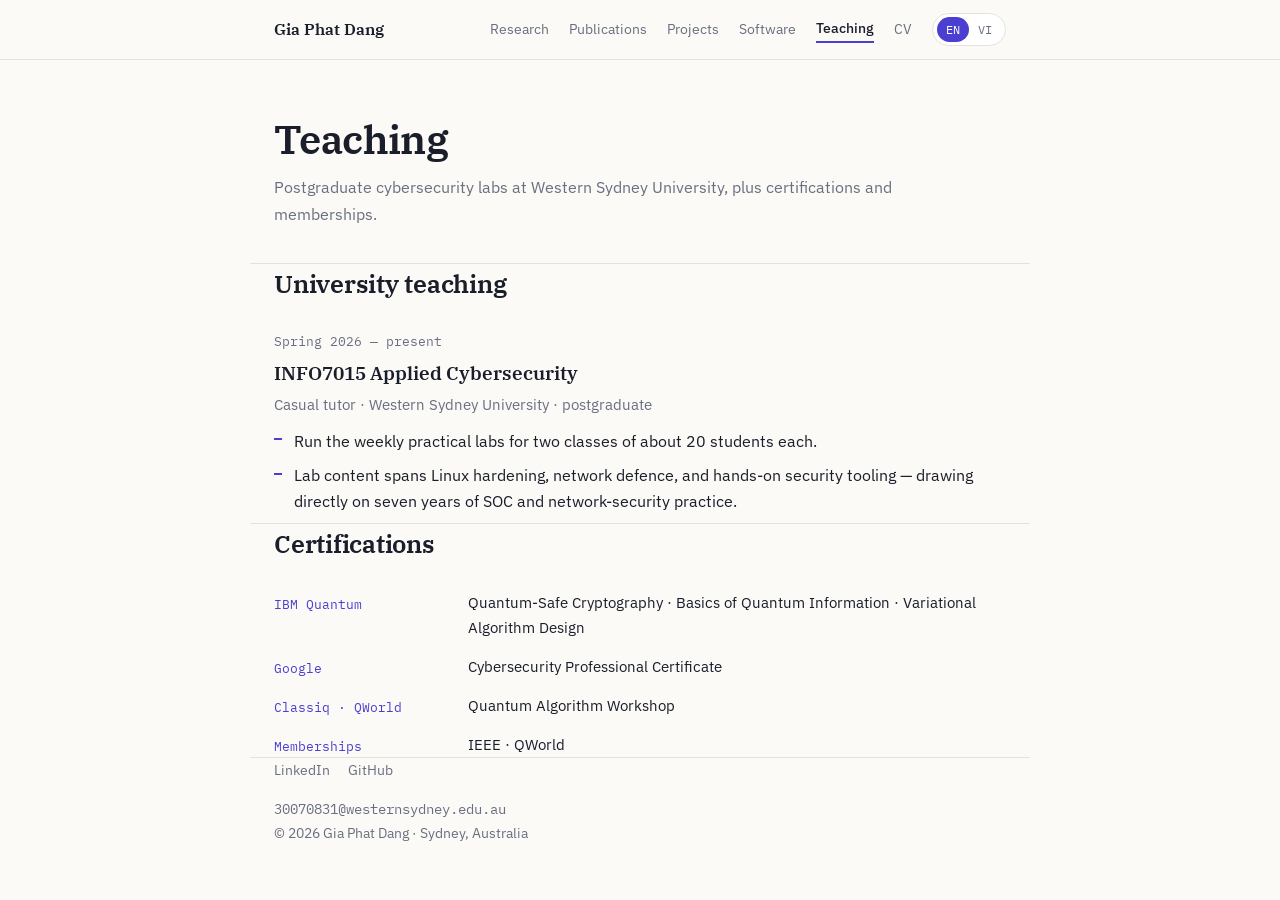
<file: teaching.html>
<!DOCTYPE html>
<html lang="en">
<head>
<meta charset="UTF-8">
<meta name="viewport" content="width=device-width, initial-scale=1.0">
<title>Teaching — Gia Phat Dang</title>
<meta name="description" content="Teaching by Gia Phat Dang — postgraduate cybersecurity labs at Western Sydney University, plus certifications and memberships.">
<meta name="author" content="Gia Phat Dang">
<link rel="canonical" href="https://gia-dang-site.vercel.app/teaching.html">
<link rel="icon" type="image/svg+xml" href="data:image/svg+xml,%3Csvg xmlns='http://www.w3.org/2000/svg' viewBox='0 0 64 64'%3E%3Crect width='64' height='64' rx='14' fill='%23FBFAF7'/%3E%3Ctext x='32' y='47' text-anchor='middle' font-family='Georgia,serif' font-size='46' font-weight='700' fill='%234A3FD0'%3EG%3C/text%3E%3C/svg%3E">
<meta name="theme-color" content="#4A3FD0">
<meta property="og:type" content="website">
<meta property="og:site_name" content="Gia Phat Dang">
<meta property="og:title" content="Teaching — Gia Phat Dang">
<meta property="og:description" content="Teaching by Gia Phat Dang — postgraduate cybersecurity labs at Western Sydney University, plus certifications and memberships.">
<meta property="og:url" content="https://gia-dang-site.vercel.app/teaching.html">
<meta property="og:locale" content="en_AU">
<meta property="og:locale:alternate" content="vi_VN">
<meta name="twitter:card" content="summary">
<meta name="twitter:title" content="Teaching — Gia Phat Dang">
<meta name="twitter:description" content="Teaching by Gia Phat Dang — postgraduate cybersecurity labs at Western Sydney University, plus certifications and memberships.">
<link rel="preconnect" href="https://fonts.googleapis.com">
<link rel="preconnect" href="https://fonts.gstatic.com" crossorigin>
<link href="https://fonts.googleapis.com/css2?family=IBM+Plex+Serif:ital,wght@0,400;0,500;0,600;1,400&family=IBM+Plex+Sans:wght@400;500;600&family=IBM+Plex+Mono:wght@400;500&display=swap" rel="stylesheet">
<link rel="stylesheet" href="css/site.css">
</head>
<body data-lang="en">
<a class="skip" href="#main"><span class="en">Skip to content</span><span class="vi">Chuyển đến nội dung</span></a>

<nav class="site" aria-label="Main">
  <div class="nav-inner">
    <a class="nav-name" href="index.html">Gia Phat Dang</a>
    <a href="research.html"><span class="en">Research</span><span class="vi">Nghiên cứu</span></a>
    <a href="publications.html"><span class="en">Publications</span><span class="vi">Công bố</span></a>
    <a href="projects.html"><span class="en">Projects</span><span class="vi">Dự án</span></a>
    <a href="software.html"><span class="en">Software</span><span class="vi">Phần mềm</span></a>
    <a href="teaching.html"><span class="en">Teaching</span><span class="vi">Giảng dạy</span></a>
    <a href="cv.html">CV</a>
    <span class="lang" role="group" aria-label="Language"><button data-set="en" aria-pressed="true">EN</button><button data-set="vi" aria-pressed="false">VI</button></span>
  </div>
</nav>

<main id="main">

<header class="page-head wrap">
  <h1><span class="en">Teaching</span><span class="vi">Giảng dạy</span></h1>
  <p class="en">Postgraduate cybersecurity labs at Western Sydney University, plus certifications and memberships.</p>
  <p class="vi">Các buổi thực hành an toàn thông tin bậc sau đại học tại Đại học Western Sydney, cùng các chứng chỉ và tư cách hội viên.</p>
</header>

<section class="wrap">
  <h2><span class="en">University teaching</span><span class="vi">Giảng dạy đại học</span></h2>
  <article class="entry">
    <p class="entry-dates"><span class="en">Spring 2026 — present</span><span class="vi">Học kỳ Xuân 2026 — nay</span></p>
    <h3>INFO7015 Applied Cybersecurity</h3>
    <p class="org"><span class="en">Casual tutor · Western Sydney University · postgraduate</span><span class="vi">Trợ giảng · Đại học Western Sydney · sau đại học</span></p>
    <ul class="en">
      <li>Run the weekly practical labs for two classes of about 20 students each.</li>
      <li>Lab content spans Linux hardening, network defence, and hands-on security tooling — drawing directly on seven years of SOC and network-security practice.</li>
    </ul>
    <ul class="vi">
      <li>Phụ trách các buổi thực hành hằng tuần cho hai lớp, mỗi lớp khoảng 20 học viên.</li>
      <li>Nội dung gồm gia cố bảo mật Linux, phòng thủ mạng và thực hành với các công cụ bảo mật — dựa trực tiếp trên bảy năm kinh nghiệm làm SOC và bảo mật mạng.</li>
    </ul>
  </article>
</section>

<section class="wrap">
  <h2><span class="en">Certifications</span><span class="vi">Chứng chỉ</span></h2>
  <dl class="skills">
    <dt>IBM Quantum</dt>
    <dd>Quantum-Safe Cryptography · Basics of Quantum Information · Variational Algorithm Design</dd>
    <dt>Google</dt>
    <dd>Cybersecurity Professional Certificate</dd>
    <dt>Classiq · QWorld</dt>
    <dd>Quantum Algorithm Workshop</dd>
    <dt><span class="en">Memberships</span><span class="vi">Hội viên</span></dt>
    <dd>IEEE · QWorld</dd>
  </dl>
</section>

</main>

<footer class="wrap">
  <div class="foot-links">
    <a href="https://www.linkedin.com/in/gia-phat-dang-303866193" rel="me">LinkedIn</a>
    <a href="https://github.com/GiaDang-GCT-TG-VN" rel="me">GitHub</a>
  </div>
  <p class="foot-email">30070831@westernsydney.edu.au</p>
  <p><span class="en">© 2026 Gia Phat Dang · Sydney, Australia</span><span class="vi">© 2026 Gia Phat Dang · Sydney, Úc</span></p>
</footer>

<script src="js/site.js"></script>
<script src="js/motion.js"></script>
</body>
</html>
</file>
<file: css/site.css>
/* Width-matched stand-ins shown until IBM Plex arrives, so text wraps the
   same before and after the swap (prevents font-swap layout shift). */
@font-face { font-family: "Plex Serif Fallback"; src: local("Georgia"); font-weight: 400; font-style: normal; size-adjust: 91.1%; }
@font-face { font-family: "Plex Serif Fallback"; src: local("Georgia Italic"), local("Georgia-Italic"); font-weight: 400; font-style: italic; size-adjust: 89.6%; }
@font-face { font-family: "Plex Serif Fallback"; src: local("Georgia Bold"), local("Georgia-Bold"); font-weight: 500 700; font-style: normal; size-adjust: 94.1%; }
@font-face { font-family: "Plex Sans Fallback"; src: local("Arial"), local("ArialMT"); font-weight: 400; size-adjust: 100.9%; }
@font-face { font-family: "Plex Sans Fallback"; src: local("Arial"), local("ArialMT"); font-weight: 500; size-adjust: 103%; }
@font-face { font-family: "Plex Sans Fallback"; src: local("Arial Bold"), local("Arial-BoldMT"); font-weight: 600 700; size-adjust: 97%; }
@font-face { font-family: "Plex Mono Fallback"; src: local("Courier New"), local("CourierNewPSMT"); size-adjust: 100%; }

:root {
  --paper: #FBFAF7;
  --ink: #1A1D2A;
  --iris: #4A3FD0;
  --iris-dark: #3B31AD;
  --iris-soft: #EEEDFA;
  --muted: #6A6F80;
  --hairline: #E5E2DA;
  --serif: "IBM Plex Serif", "Plex Serif Fallback", Georgia, serif;
  --sans: "IBM Plex Sans", "Plex Sans Fallback", -apple-system, sans-serif;
  --mono: "IBM Plex Mono", "Plex Mono Fallback", ui-monospace, monospace;
}
* { margin: 0; padding: 0; box-sizing: border-box; }
@media (prefers-reduced-motion: no-preference) { html { scroll-behavior: smooth; } }
body {
  background: var(--paper); color: var(--ink);
  font-family: var(--sans); font-size: 16.5px; line-height: 1.65;
  -webkit-font-smoothing: antialiased;
}
.wrap { max-width: 780px; margin: 0 auto; padding: 0 24px; }
a { color: var(--iris); text-decoration: none; }
/* underline grows from the left on hover; colour never changes */
a {
  background-image: linear-gradient(currentColor, currentColor);
  background-position: 0 100%; background-repeat: no-repeat; background-size: 0 1px;
}
a:hover { background-size: 100% 1px; }
a:focus-visible, button:focus-visible, summary:focus-visible { outline: 2px solid var(--iris); outline-offset: 3px; border-radius: 2px; }
.lang button:focus-visible { outline-offset: 1px; }
.skip { position: absolute; left: 12px; top: -48px; z-index: 20; background: var(--iris); color: #fff; padding: 8px 14px; border-radius: 4px; font-size: 0.9rem; }
.skip:focus { top: 10px; }
.skip:focus-visible { outline-color: var(--ink); }

/* language switching */
body[data-lang="en"] .vi { display: none !important; }
body[data-lang="vi"] .en { display: none !important; }

/* nav */
nav.site {
  position: sticky; top: 0; z-index: 10;
  background: rgba(251,250,247,0.94); backdrop-filter: blur(8px);
  border-bottom: 1px solid var(--hairline);
}
.nav-inner {
  max-width: 780px; margin: 0 auto; padding: 13px 24px;
  display: flex; align-items: center; gap: 6px 20px; flex-wrap: wrap;
}
.nav-name { font-family: var(--serif); font-weight: 600; font-size: 1.02rem; color: var(--ink); margin-right: auto; }
.nav-inner a:not(.nav-name) { color: var(--muted); font-size: 0.9rem; }
.nav-inner a:not(.nav-name) { background-image: linear-gradient(var(--iris), var(--iris)); }
.nav-inner a.active { background-image: none; color: var(--ink); font-weight: 500; border-bottom: 2px solid var(--iris); padding-bottom: 1px; }
.lang {
  font-family: var(--mono); font-size: 0.78rem; border: 1px solid var(--hairline);
  border-radius: 999px; padding: 3px 4px; display: inline-flex; background: #fff;
}
.lang button {
  border: 0; background: transparent; font: inherit; color: var(--muted);
  padding: 2px 9px; border-radius: 999px; cursor: pointer;
}
.lang button[aria-pressed="true"] { background: var(--iris); color: #fff; }

/* page header */
.page-head { padding: 56px 24px 36px; border-bottom: 1px solid var(--hairline); }
.page-head h1 { font-family: var(--serif); font-weight: 600; font-size: clamp(1.9rem, 4.5vw, 2.5rem); line-height: 1.15; letter-spacing: -0.015em; margin-bottom: 12px; }
.page-head p { color: var(--muted); max-width: 40em; font-size: 1.02rem; }

/* hero (home) */
header.hero { padding: 72px 24px 56px; border-bottom: 1px solid var(--hairline); }
.role { font-family: var(--mono); font-size: 0.85rem; color: var(--iris); margin-bottom: 14px; }
.hero h1 { font-family: var(--serif); font-weight: 600; font-size: clamp(2.3rem, 6vw, 3.3rem); line-height: 1.12; letter-spacing: -0.015em; margin-bottom: 20px; }
.tagline { font-family: var(--serif); font-style: italic; font-size: clamp(1.1rem, 2.6vw, 1.3rem); color: var(--muted); max-width: 34em; margin-bottom: 26px; }
.affil { color: var(--muted); font-size: 0.95rem; margin-bottom: 30px; }
.affil strong { color: var(--ink); font-weight: 500; }
.hero-links { display: flex; flex-wrap: wrap; gap: 10px; }
.hero-links a {
  font-family: var(--mono); font-size: 0.83rem; border: 1px solid var(--hairline); border-radius: 999px;
  padding: 7px 15px; color: var(--ink); background: #fff; transition: border-color .15s, color .15s;
}
.hero-links a:hover { border-color: var(--iris); color: var(--iris); }
.hero-links a.primary { background: var(--iris); border-color: var(--iris); color: #fff; }
.hero-links a.primary:hover { background: var(--iris-dark); }
.hero-links a.primary:focus-visible { outline-color: var(--ink); }

.circuit { margin: 44px 0 0; }
.circuit svg { width: 100%; height: auto; display: block; }

/* hero stage: height is reserved before the Bloch sphere loads (no layout shift) */
.stage { position: relative; }
.bloch { display: none; position: absolute; inset: 0; cursor: grab; touch-action: pan-y; }
.bloch.is-dragging { cursor: grabbing; }
.bloch canvas { display: block; width: 100%; height: 100%; }
.bloch-label {
  position: absolute; left: 0; top: 0; pointer-events: none; user-select: none;
  font-family: var(--mono); font-size: 0.8rem; color: var(--ink); white-space: nowrap;
}
@media (min-width: 480px) {
  .stage { height: clamp(280px, 44vw, 360px); display: flex; align-items: center; }
  .stage.is-3d > svg { display: none; }
  .stage.is-3d .bloch { display: block; }
}
.circuit .wire { stroke: var(--hairline); stroke-width: 1.5; }
.circuit .gate-box { fill: var(--paper); stroke: var(--ink); stroke-width: 1.3; }
.circuit .gate-t { fill: var(--iris-soft); stroke: var(--iris); }
.circuit .gate-label { font-family: var(--mono); font-size: 13px; fill: var(--ink); }
.circuit .gate-label.t { fill: var(--iris); }
.circuit .dot { fill: var(--ink); }
.circuit .vline { stroke: var(--ink); stroke-width: 1.3; }
.circuit .meter { stroke: var(--ink); stroke-width: 1.2; fill: none; }
.circuit .caption { font-family: var(--mono); font-size: 0.74rem; color: var(--muted); margin-top: 10px; }
.pulse { fill: var(--iris); opacity: 0; }
@media (prefers-reduced-motion: no-preference) {
  .pulse { animation: travel 3.2s ease-in-out .6s 1 forwards; }
  @keyframes travel { 0%{opacity:0;transform:translateX(0)} 8%{opacity:1} 85%{opacity:1} 100%{opacity:0;transform:translateX(560px)} }
}

/* sections */
section { padding: 52px 0; border-bottom: 1px solid var(--hairline); }
section:last-of-type { border-bottom: none; }
h2 { font-family: var(--serif); font-weight: 600; font-size: 1.55rem; letter-spacing: -0.01em; margin-bottom: 26px; }
h2 .more { font-family: var(--mono); font-size: 0.78rem; font-weight: 400; margin-left: 14px; letter-spacing: 0; }
.prose { max-width: 42em; }
.prose p + p { margin-top: 1em; }
.prose strong { font-weight: 600; }
.metric { font-family: var(--mono); font-size: 0.9em; color: var(--iris); white-space: nowrap; }

/* themes (home) */
.themes { display: grid; gap: 22px; }
.theme { border-left: 2px solid var(--iris); padding: 4px 0 4px 22px; }
.theme h3 { font-family: var(--serif); font-weight: 600; font-size: 1.15rem; margin-bottom: 6px; }
.theme p { font-size: 0.96rem; max-width: 40em; }
.theme .result { font-family: var(--mono); font-size: 0.8rem; color: var(--muted); margin-top: 8px; }
.theme .result b { color: var(--iris); font-weight: 500; }

/* entries (projects/teaching) */
.entry { margin-bottom: 44px; }
.entry:last-child { margin-bottom: 0; }
.entry-dates { font-family: var(--mono); font-size: 0.8rem; color: var(--muted); margin-bottom: 6px; }
.entry h3 { font-family: var(--serif); font-weight: 600; font-size: 1.18rem; margin-bottom: 2px; }
.entry .org { color: var(--muted); font-size: 0.95rem; margin-bottom: 12px; }
.entry ul { list-style: none; max-width: 44em; }
.entry li { padding-left: 20px; position: relative; margin-bottom: 9px; font-size: 0.97rem; }
.entry li::before { content: ""; position: absolute; left: 0; top: .62em; width: 8px; height: 2px; background: var(--iris); }
.entry .role-line { font-family: var(--mono); font-size: 0.78rem; color: var(--iris); margin-bottom: 10px; }
.entry .limits { font-size: 0.86rem; color: var(--muted); margin-top: 12px; max-width: 44em; }

/* publications */
.pub { display: flex; gap: 20px; margin-bottom: 32px; max-width: 48em; }
.pub:last-child { margin-bottom: 0; }
.pub-venue { flex: 0 0 118px; font-family: var(--mono); font-size: 0.78rem; color: var(--iris); padding-top: 3px; }
.pub h3 { font-family: var(--serif); font-weight: 500; font-size: 1.06rem; line-height: 1.45; margin-bottom: 4px; }
.pub .pub-meta { font-size: 0.88rem; color: var(--muted); }
.pub .pub-summary { font-size: 0.92rem; margin-top: 6px; max-width: 40em; }
.pub-status { display: inline-block; font-family: var(--mono); font-size: 0.72rem; background: var(--iris-soft); color: var(--iris); border-radius: 4px; padding: 1px 8px; margin-left: 6px; vertical-align: 1px; }
.pub-status.pending { background: #F5F4F0; color: var(--muted); }
.linkrow { font-family: var(--mono); font-size: 0.76rem; margin-top: 8px; display: flex; flex-wrap: wrap; gap: 4px 14px; }
.linkrow a.todo { color: var(--muted); border-bottom: 1px dashed var(--hairline); }
@media (max-width: 560px) { .pub { flex-direction: column; gap: 4px; } .pub-venue { flex-basis: auto; } }

/* news */
.news { list-style: none; max-width: 48em; }
.news li { display: flex; gap: 20px; padding: 13px 0; border-bottom: 1px dashed var(--hairline); font-size: 0.96rem; }
.news li:last-child { border-bottom: none; }
.news time { flex: 0 0 92px; font-family: var(--mono); font-size: 0.8rem; color: var(--muted); padding-top: 2px; }

/* standards table */
.standards { width: 100%; border-collapse: collapse; font-size: 0.92rem; max-width: 48em; }
.standards th { text-align: left; font-family: var(--mono); font-size: 0.76rem; font-weight: 500; color: var(--muted); padding: 6px 10px 8px 0; border-bottom: 1px solid var(--hairline); }
.standards td { padding: 9px 10px 9px 0; border-bottom: 1px dashed var(--hairline); vertical-align: top; }
.standards td:first-child { font-family: var(--mono); font-size: 0.82rem; color: var(--iris); white-space: nowrap; }
@media (max-width: 560px) { .standards td:first-child { white-space: normal; } .standards td, .standards th { overflow-wrap: anywhere; } }

/* spine diagram */
.spine { display: grid; gap: 0; max-width: 40em; margin: 8px 0 20px; }
.spine .box { border: 1px solid var(--hairline); background: #fff; padding: 14px 18px; }
.spine .box + .box { border-top: 0; }
.spine .box.current { border-left: 3px solid var(--iris); }
.spine .k { font-family: var(--mono); font-size: 0.74rem; color: var(--iris); }
.spine .t { font-family: var(--serif); font-weight: 600; margin: 2px 0 3px; }
.spine .d { font-size: 0.9rem; color: var(--muted); }

/* software cards */
.repos { display: grid; grid-template-columns: repeat(auto-fill, minmax(min(300px, 100%), 1fr)); gap: 18px; }
.repo { border: 1px solid var(--hairline); background: #fff; padding: 18px 20px; display: flex; flex-direction: column; }
.repo h3 { font-family: var(--mono); font-weight: 500; font-size: 0.98rem; margin-bottom: 8px; overflow-wrap: anywhere; }
.repo p { font-size: 0.92rem; flex: 1; }
.repo .stack { font-family: var(--mono); font-size: 0.74rem; color: var(--muted); margin-top: 12px; }
.repo .vis { font-family: var(--mono); font-size: 0.72rem; color: var(--iris); margin-bottom: 6px; }

/* skills dl */
.skills { display: grid; grid-template-columns: 170px 1fr; gap: 14px 24px; max-width: 48em; }
.skills dt { font-family: var(--mono); font-size: 0.8rem; color: var(--iris); padding-top: 3px; }
.skills dd { font-size: 0.94rem; }
@media (max-width: 560px) { .skills { grid-template-columns: 1fr; gap: 2px 0; } .skills dd { margin-bottom: 12px; color: var(--muted); } }

/* callout */
.callout { border: 1px solid var(--hairline); border-left: 3px solid var(--iris); background: #fff; padding: 16px 20px; max-width: 44em; font-size: 0.96rem; }
.callout .k { font-family: var(--mono); font-size: 0.76rem; color: var(--iris); margin-bottom: 4px; }

/* collapsible */
details { max-width: 48em; }
details summary { cursor: pointer; font-family: var(--mono); font-size: 0.82rem; color: var(--iris); padding: 8px 0; list-style: none; }
details summary::-webkit-details-marker { display: none; }
details summary::before { content: "+ "; }
details[open] summary::before { content: "− "; }

/* footer */
footer { padding: 44px 0 64px; color: var(--muted); font-size: 0.9rem; border-top: 1px solid var(--hairline); }
footer .foot-links { display: flex; flex-wrap: wrap; gap: 18px; margin-bottom: 16px; }
footer a { color: var(--muted); }
.foot-email { font-family: var(--mono); font-size: 0.85rem; }

/* ---- micro-motion (all of it off under prefers-reduced-motion) ---- */
@media (prefers-reduced-motion: no-preference) {
  a { transition: background-size .22s ease; }
  .hero-links a { transition: border-color .15s ease, color .15s ease, background-color .15s ease, transform .15s ease; }
  .hero-links a:hover { transform: translateY(-1px); }
  .stage.is-3d .bloch { animation: bloch-in .5s ease both; }
  @keyframes bloch-in { from { opacity: 0; } to { opacity: 1; } }

  /* one-time reveal; .reveal-on is only set by js/motion.js */
  .reveal-on .theme, .reveal-on .repo, .reveal-on .pub {
    opacity: 0; transform: translateY(8px);
    transition: opacity .45s ease, transform .45s ease;
  }
  .reveal-on .theme.is-in, .reveal-on .repo.is-in, .reveal-on .pub.is-in { opacity: 1; transform: none; }
}
@media print {
  .reveal-on .theme, .reveal-on .repo, .reveal-on .pub { opacity: 1 !important; transform: none !important; }
}
</file>
